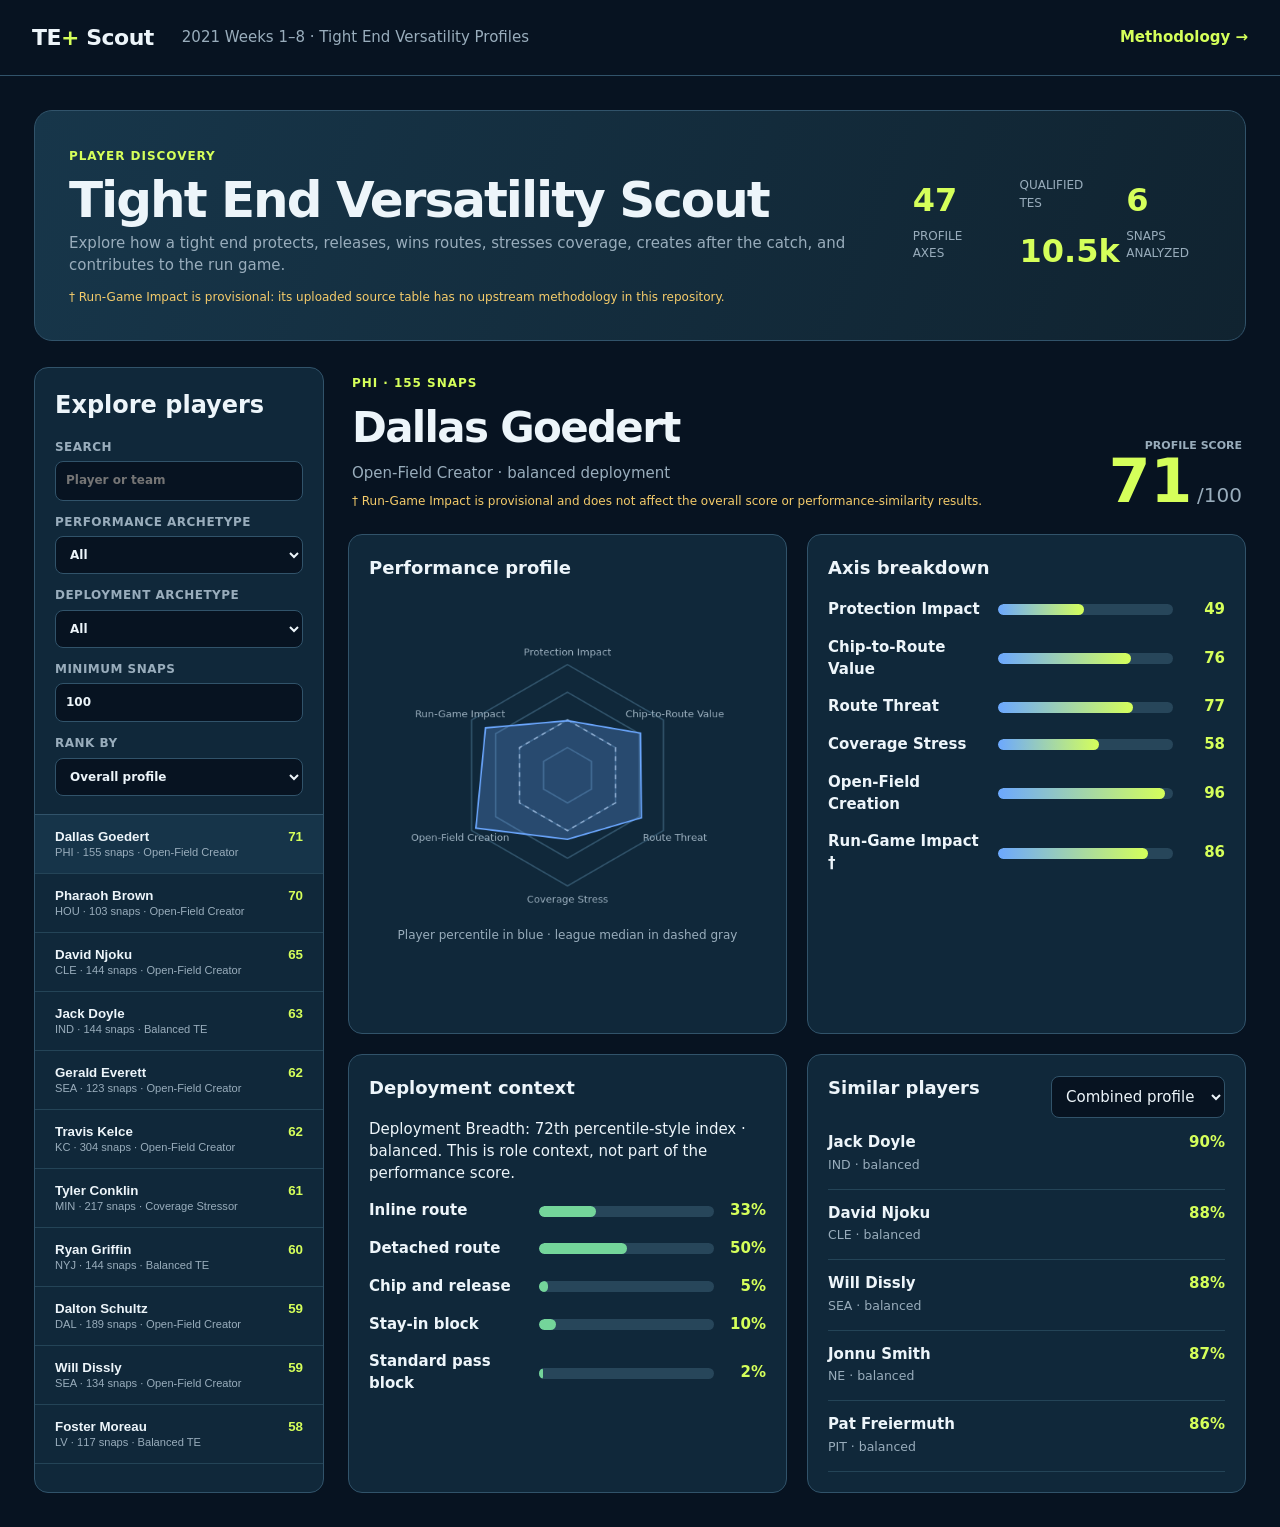
<file: web/index.html>
<!doctype html>
<html lang="en">
  <head>
    <meta charset="utf-8">
    <meta name="viewport" content="width=device-width, initial-scale=1">
    <title>TE Versatility Scout</title>
    <link rel="stylesheet" href="styles.css">
  </head>
  <body>
    <header>
      <a class="brand" href="#">TE<span>+</span> Scout</a>
      <p>2021 Weeks 1–8 · Tight End Versatility Profiles</p>
      <a class="methodology" href="methodology.html">Methodology →</a>
    </header>
    <main>
      <section class="intro">
        <div>
          <span class="eyebrow">PLAYER DISCOVERY</span>
          <h1>Tight End Versatility Scout</h1>
          <p>Explore how a tight end protects, releases, wins routes, stresses coverage, creates after the catch, and contributes to the run game.</p>
          <p class="provisional-note">† Run-Game Impact is provisional: its uploaded source table has no upstream methodology in this repository.</p>
        </div>
        <div class="snapshot">
          <strong id="eligible-count">—</strong><span>qualified TEs</span>
          <strong id="axis-count">—</strong><span>profile axes</span>
          <strong id="snap-count">—</strong><span>snaps analyzed</span>
        </div>
      </section>

      <section class="workspace">
        <aside class="explorer">
          <h2>Explore players</h2>
          <label>Search <input id="search" type="search" placeholder="Player or team"></label>
          <label>Performance archetype <select id="performance-filter"><option value="">All</option></select></label>
          <label>Deployment archetype <select id="deployment-filter"><option value="">All</option></select></label>
          <label>Minimum snaps <input id="min-snaps" type="number" min="0" value="100"></label>
          <label>Rank by <select id="sort-by"></select></label>
          <div id="player-list" class="player-list"></div>
        </aside>

        <section class="profile">
          <div id="empty-state" class="empty-state">Select a player to inspect their profile.</div>
          <div id="profile-content" hidden>
            <div class="profile-heading">
              <div>
                <span id="team" class="eyebrow"></span>
                <h2 id="player-name"></h2>
                <p id="profile-subtitle"></p>
                <p id="profile-note" class="profile-note"></p>
              </div>
              <div class="score">
                <span>PROFILE SCORE</span>
                <strong id="overall-score"></strong>
                <small>/100</small>
              </div>
            </div>

            <div class="profile-grid">
              <article class="panel radar-panel">
                <h3>Performance profile</h3>
                <canvas id="radar" width="520" height="430" aria-label="Player performance radar chart"></canvas>
                <p class="caption">Player percentile in blue · league median in dashed gray</p>
              </article>
              <article class="panel">
                <h3>Axis breakdown</h3>
                <div id="axis-bars"></div>
              </article>
            </div>

            <div class="profile-grid">
              <article class="panel">
                <h3>Deployment context</h3>
                <p id="deployment-summary"></p>
                <div id="role-bars"></div>
              </article>
              <article class="panel">
                <div class="panel-title-row">
                  <h3>Similar players</h3>
                  <select id="similarity-mode">
                    <option value="combined">Combined profile</option>
                    <option value="performance">Performance only</option>
                    <option value="role">Role only</option>
                  </select>
                </div>
                <div id="similar-list"></div>
              </article>
            </div>
          </div>
        </section>
      </section>
    </main>
    <script src="app.js"></script>
  </body>
</html>
</file>
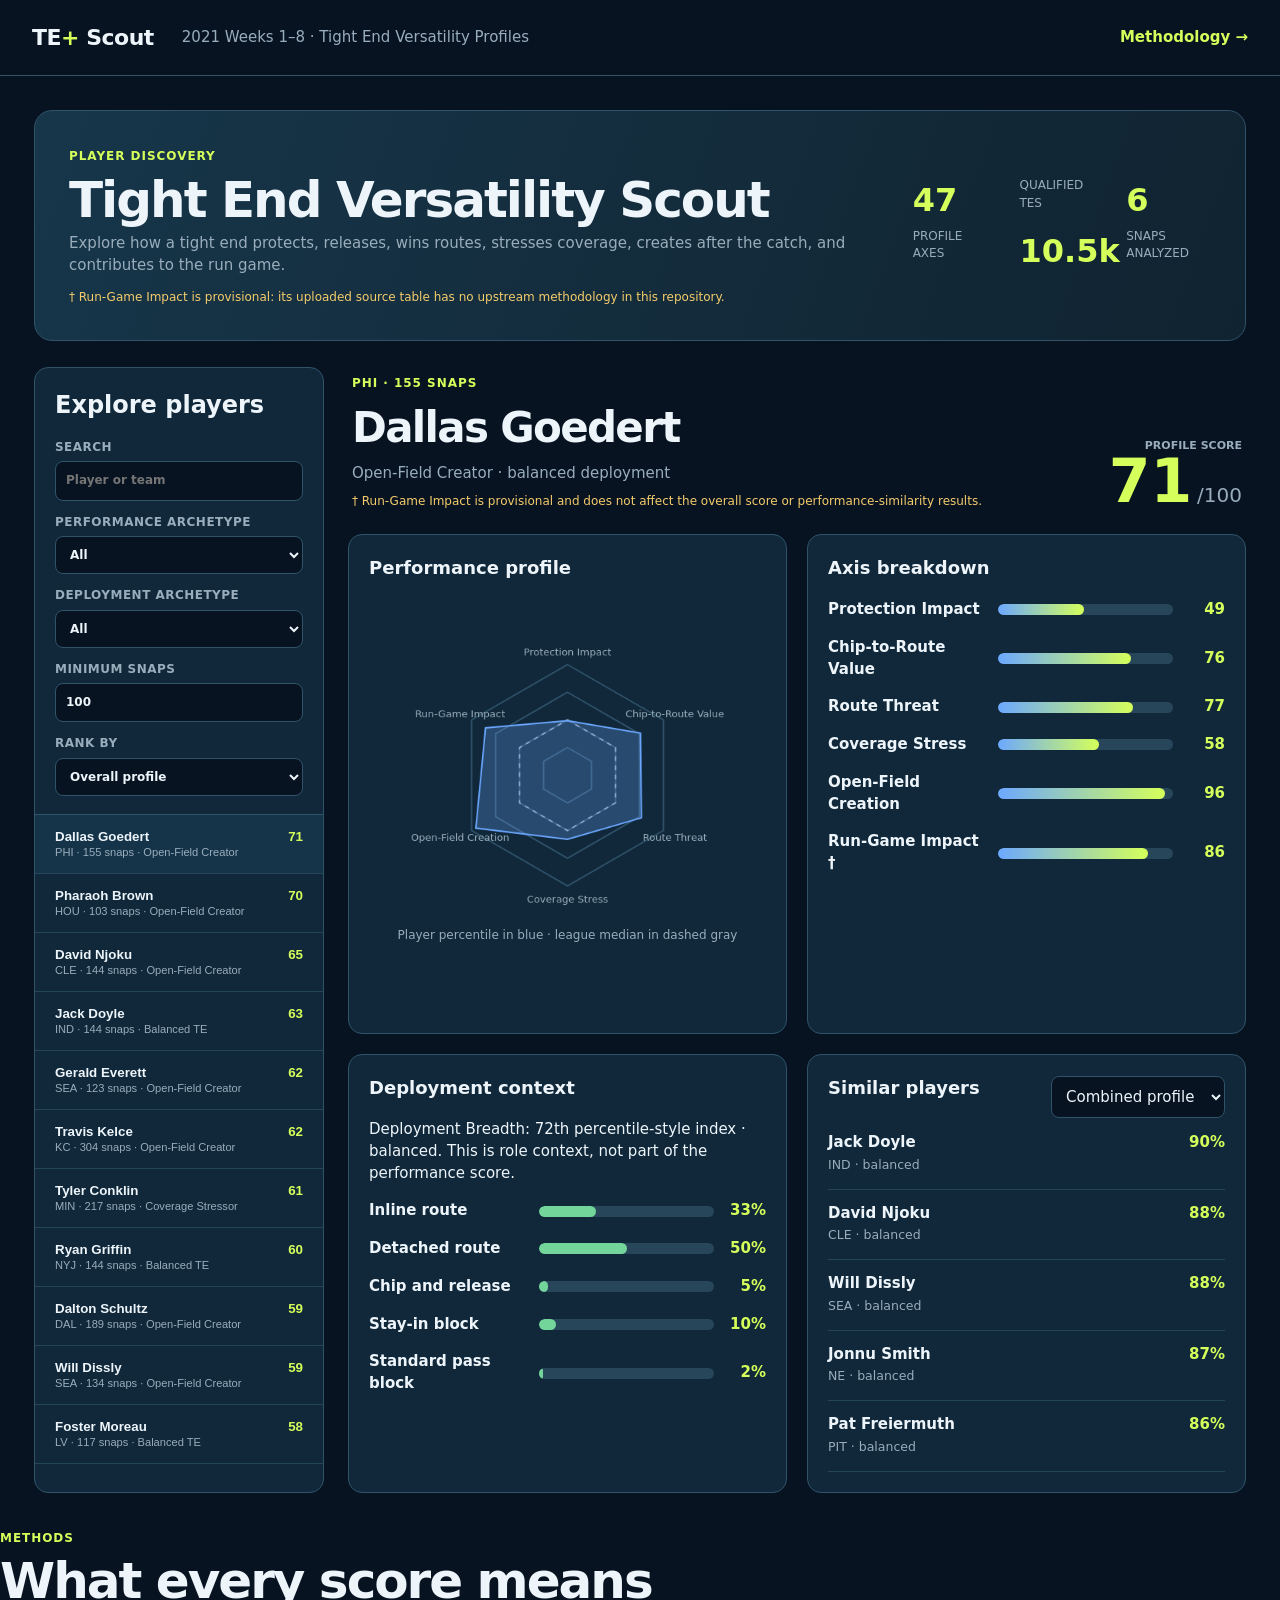
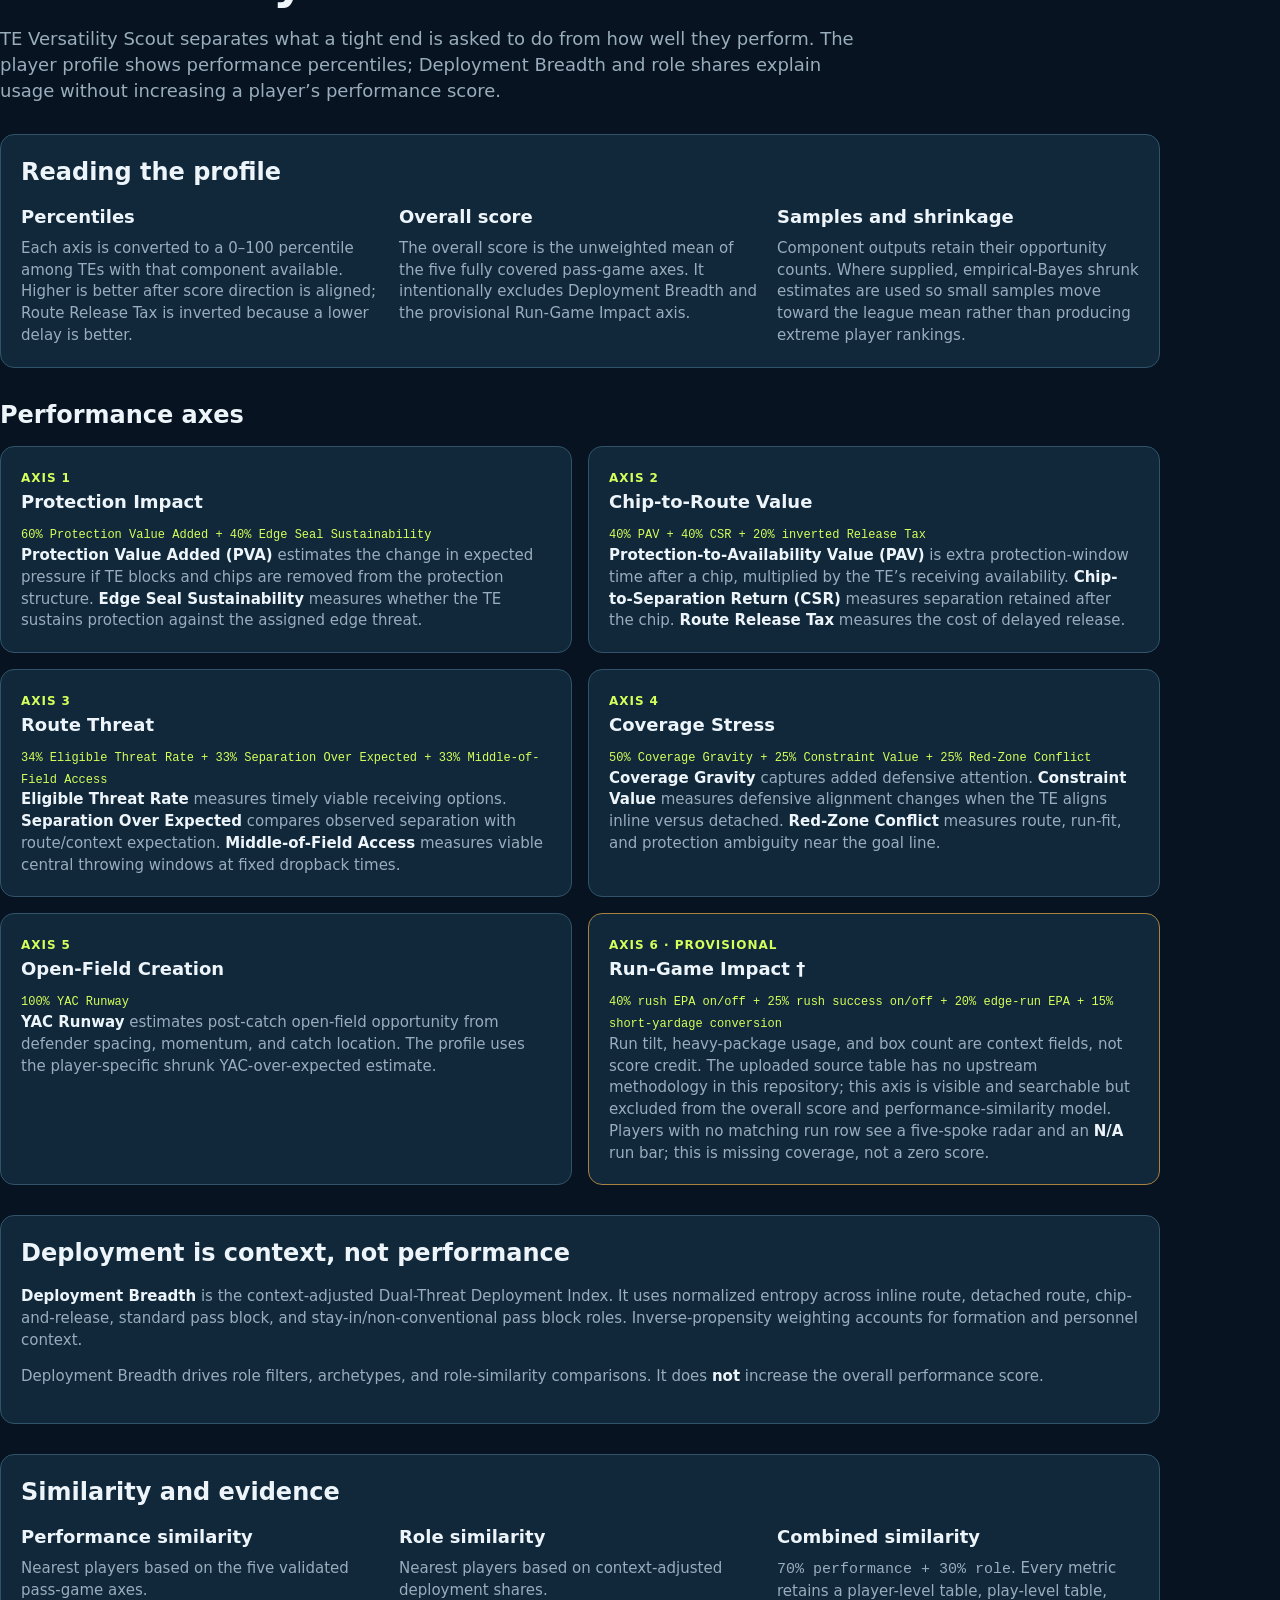
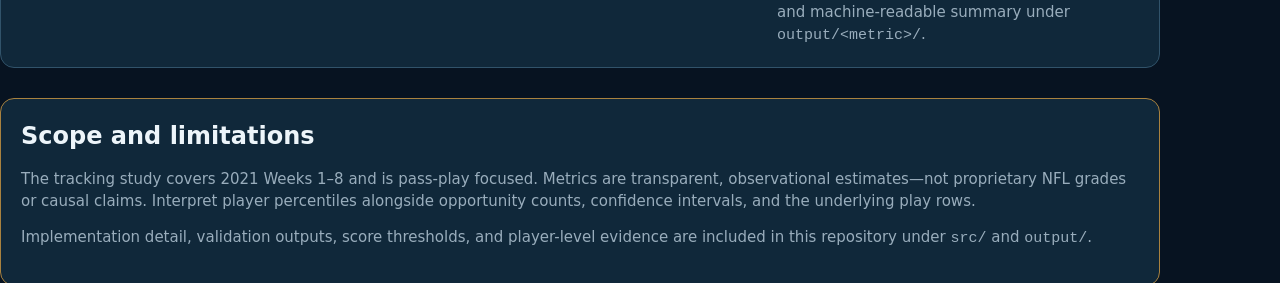
<file: offline/Tight_End_Versatility_Evaluator.html>
<!doctype html>
<html lang="en">
  <head>
    <meta charset="utf-8">
    <meta name="viewport" content="width=device-width, initial-scale=1">
    <title>Tight End Versatility Evaluator</title>
    <style>
:root {
  --bg: #071321;
  --surface: #10283a;
  --surface-light: #163449;
  --line: #31536a;
  --text: #edf5fa;
  --muted: #99adbc;
  --accent: #d5ff5a;
  --blue: #6ca8ff;
  --good: #74d59a;
}

* { box-sizing: border-box; }
body { margin: 0; background: var(--bg); color: var(--text); font: 15px/1.45 Inter, ui-sans-serif, system-ui, sans-serif; }
header { height: 76px; border-bottom: 1px solid var(--line); display: flex; align-items: center; gap: 28px; padding: 0 max(32px, calc((100vw - 1440px) / 2)); }
.brand { color: var(--text); font-size: 22px; font-weight: 800; text-decoration: none; letter-spacing: -.5px; }
.brand span { color: var(--accent); }
header p { color: var(--muted); margin: 0; flex: 1; }
.methodology { color: var(--accent); font-weight: 700; text-decoration: none; }
main { max-width: 1440px; margin: auto; padding: 34px; }
.intro { background: linear-gradient(110deg, #17364a, #102330); border: 1px solid var(--line); border-radius: 18px; padding: 34px; display: flex; justify-content: space-between; gap: 24px; }
.eyebrow { color: var(--accent); font-size: 12px; font-weight: 800; letter-spacing: .08em; text-transform: uppercase; }
h1 { margin: 7px 0; font-size: clamp(30px, 4vw, 50px); line-height: 1.05; letter-spacing: -.04em; }
h2 { margin: 0 0 16px; font-size: 24px; } h3 { margin: 0 0 18px; font-size: 18px; }
.intro p, .caption { color: var(--muted); margin: 0; }
.intro .provisional-note { color: #f5cc6b; font-size: 12px; margin-top: 12px; max-width: 700px; }
.snapshot { display: grid; grid-template-columns: repeat(3, minmax(74px, 1fr)); align-content: center; gap: 4px 22px; }
.snapshot strong { color: var(--accent); font-size: 32px; } .snapshot span { color: var(--muted); font-size: 12px; text-transform: uppercase; }
.workspace { display: grid; grid-template-columns: 290px 1fr; gap: 24px; margin-top: 26px; }
.explorer, .panel { background: var(--surface); border: 1px solid var(--line); border-radius: 14px; padding: 20px; }
label { display: block; color: var(--muted); font-size: 12px; font-weight: 700; margin: 13px 0; text-transform: uppercase; letter-spacing: .04em; }
input, select { width: 100%; margin-top: 5px; padding: 10px; border: 1px solid var(--line); border-radius: 8px; color: var(--text); background: var(--bg); font: inherit; }
.player-list { border-top: 1px solid var(--line); margin: 18px -20px -20px; max-height: 660px; overflow-y: auto; }
.player { background: transparent; border: 0; border-bottom: 1px solid #244457; color: var(--text); cursor: pointer; display: block; padding: 14px 20px; text-align: left; width: 100%; }
.player:hover, .player.selected { background: var(--surface-light); }
.player strong { display: block; }.player small { color: var(--muted); }.player .mini-score { color: var(--accent); float: right; font-weight: 800; }
.profile-heading { display: flex; align-items: end; justify-content: space-between; margin: 5px 4px 24px; }
.profile-heading h2 { font-size: 42px; letter-spacing: -.04em; margin: 4px 0; }.profile-heading p { color: var(--muted); margin: 0; }
.profile-heading .profile-note { color: #f5cc6b; font-size: 12px; margin-top: 8px; max-width: 670px; }
.score { text-align: right; }.score span { color: var(--muted); display: block; font-size: 11px; font-weight: 800; }.score strong { color: var(--accent); font-size: 60px; line-height: .9; }.score small { color: var(--muted); font-size: 20px; }
.profile-grid { display: grid; grid-template-columns: 1fr 1fr; gap: 20px; margin-top: 20px; }
.radar-panel { min-height: 500px; }.radar-panel canvas { display: block; height: auto; max-width: 100%; width: 100%; }
.caption { font-size: 12px; text-align: center; }
.axis-row, .role-row { display: grid; grid-template-columns: 160px 1fr 42px; gap: 10px; align-items: center; margin: 16px 0; }
.axis-row span, .role-row span { font-weight: 700; }.bar { background: #27465a; border-radius: 99px; height: 11px; overflow: hidden; }.bar i { background: linear-gradient(90deg, var(--blue), var(--accent)); border-radius: inherit; display: block; height: 100%; }
.role-row i { background: var(--good); }.value { color: var(--accent); font-weight: 800; text-align: right; }
.panel-title-row { align-items: center; display: flex; justify-content: space-between; gap: 16px; }.panel-title-row select { width: auto; margin: 0; }
.similar { border-bottom: 1px solid #244457; cursor: pointer; display: grid; grid-template-columns: 1fr auto; gap: 8px; padding: 13px 0; }.similar:hover { color: var(--accent); }.similar small { color: var(--muted); }.similar strong { color: var(--accent); }
.empty-state { background: var(--surface); border: 1px dashed var(--line); border-radius: 14px; color: var(--muted); padding: 60px 20px; text-align: center; }
.methodology-page { max-width: 1160px; }.methodology-page > h1 { margin-bottom: 14px; }.lead { color: var(--muted); font-size: 18px; max-width: 880px; }.methodology-page section { margin-top: 30px; }.methodology-page h2 { margin-bottom: 14px; }.methodology-page p { color: var(--muted); }.methodology-page b { color: var(--text); }.methodology-page a { color: var(--accent); }.method-grid, .metric-cards { display: grid; gap: 16px; grid-template-columns: repeat(3, 1fr); }.method-grid h3, .metric-card h3 { margin-bottom: 8px; }.method-grid p, .metric-card p { margin: 0; }.metric-cards { grid-template-columns: repeat(2, 1fr); }.metric-card code { color: var(--accent); font-size: 12px; }.provisional-card { border-color: #a9823f; }.caveat { border-color: #a9823f; }
@media (max-width: 900px) { .method-grid, .metric-cards { grid-template-columns: 1fr; } }
@media (max-width: 900px) { header { padding: 0 18px; } header p { display: none; } main { padding: 18px; }.intro, .workspace, .profile-grid { grid-template-columns: 1fr; display: grid; }.snapshot { grid-template-columns: repeat(3, 1fr); }.player-list { max-height: 300px; }.axis-row, .role-row { grid-template-columns: 120px 1fr 38px; }.profile-heading h2 { font-size: 34px; } }

</style>
  </head>
  <body>
    <header>
      <a class="brand" href="#">TE<span>+</span> Scout</a>
      <p>2021 Weeks 1–8 · Tight End Versatility Profiles</p>
      <a class="methodology" href="#methodology">Methodology →</a>
    </header>
    <main>
      <section class="intro">
        <div>
          <span class="eyebrow">PLAYER DISCOVERY</span>
          <h1>Tight End Versatility Scout</h1>
          <p>Explore how a tight end protects, releases, wins routes, stresses coverage, creates after the catch, and contributes to the run game.</p>
          <p class="provisional-note">† Run-Game Impact is provisional: its uploaded source table has no upstream methodology in this repository.</p>
        </div>
        <div class="snapshot">
          <strong id="eligible-count">—</strong><span>qualified TEs</span>
          <strong id="axis-count">—</strong><span>profile axes</span>
          <strong id="snap-count">—</strong><span>snaps analyzed</span>
        </div>
      </section>

      <section class="workspace">
        <aside class="explorer">
          <h2>Explore players</h2>
          <label>Search <input id="search" type="search" placeholder="Player or team"></label>
          <label>Performance archetype <select id="performance-filter"><option value="">All</option></select></label>
          <label>Deployment archetype <select id="deployment-filter"><option value="">All</option></select></label>
          <label>Minimum snaps <input id="min-snaps" type="number" min="0" value="100"></label>
          <label>Rank by <select id="sort-by"></select></label>
          <div id="player-list" class="player-list"></div>
        </aside>

        <section class="profile">
          <div id="empty-state" class="empty-state">Select a player to inspect their profile.</div>
          <div id="profile-content" hidden>
            <div class="profile-heading">
              <div>
                <span id="team" class="eyebrow"></span>
                <h2 id="player-name"></h2>
                <p id="profile-subtitle"></p>
                <p id="profile-note" class="profile-note"></p>
              </div>
              <div class="score">
                <span>PROFILE SCORE</span>
                <strong id="overall-score"></strong>
                <small>/100</small>
              </div>
            </div>

            <div class="profile-grid">
              <article class="panel radar-panel">
                <h3>Performance profile</h3>
                <canvas id="radar" width="520" height="430" aria-label="Player performance radar chart"></canvas>
                <p class="caption">Player percentile in blue · league median in dashed gray</p>
              </article>
              <article class="panel">
                <h3>Axis breakdown</h3>
                <div id="axis-bars"></div>
              </article>
            </div>

            <div class="profile-grid">
              <article class="panel">
                <h3>Deployment context</h3>
                <p id="deployment-summary"></p>
                <div id="role-bars"></div>
              </article>
              <article class="panel">
                <div class="panel-title-row">
                  <h3>Similar players</h3>
                  <select id="similarity-mode">
                    <option value="combined">Combined profile</option>
                    <option value="performance">Performance only</option>
                    <option value="role">Role only</option>
                  </select>
                </div>
                <div id="similar-list"></div>
              </article>
            </div>
          </div>
        </section>
      </section>
    </main>
    <section id="methodology" class="methodology-page">
      <span class="eyebrow">METHODS</span>
      <h1>What every score means</h1>
      <p class="lead">TE Versatility Scout separates what a tight end is asked to do from how well they perform. The player profile shows performance percentiles; Deployment Breadth and role shares explain usage without increasing a player’s performance score.</p>

      <section class="panel">
        <h2>Reading the profile</h2>
        <div class="method-grid">
          <div><h3>Percentiles</h3><p>Each axis is converted to a 0–100 percentile among TEs with that component available. Higher is better after score direction is aligned; Route Release Tax is inverted because a lower delay is better.</p></div>
          <div><h3>Overall score</h3><p>The overall score is the unweighted mean of the five fully covered pass-game axes. It intentionally excludes Deployment Breadth and the provisional Run-Game Impact axis.</p></div>
          <div><h3>Samples and shrinkage</h3><p>Component outputs retain their opportunity counts. Where supplied, empirical-Bayes shrunk estimates are used so small samples move toward the league mean rather than producing extreme player rankings.</p></div>
        </div>
      </section>

      <section>
        <h2>Performance axes</h2>
        <div class="metric-cards">
          <article class="panel metric-card">
            <span class="eyebrow">AXIS 1</span><h3>Protection Impact</h3>
            <p><code>60% Protection Value Added + 40% Edge Seal Sustainability</code></p>
            <p><b>Protection Value Added (PVA)</b> estimates the change in expected pressure if TE blocks and chips are removed from the protection structure. <b>Edge Seal Sustainability</b> measures whether the TE sustains protection against the assigned edge threat.</p>
          </article>
          <article class="panel metric-card">
            <span class="eyebrow">AXIS 2</span><h3>Chip-to-Route Value</h3>
            <p><code>40% PAV + 40% CSR + 20% inverted Release Tax</code></p>
            <p><b>Protection-to-Availability Value (PAV)</b> is extra protection-window time after a chip, multiplied by the TE’s receiving availability. <b>Chip-to-Separation Return (CSR)</b> measures separation retained after the chip. <b>Route Release Tax</b> measures the cost of delayed release.</p>
          </article>
          <article class="panel metric-card">
            <span class="eyebrow">AXIS 3</span><h3>Route Threat</h3>
            <p><code>34% Eligible Threat Rate + 33% Separation Over Expected + 33% Middle-of-Field Access</code></p>
            <p><b>Eligible Threat Rate</b> measures timely viable receiving options. <b>Separation Over Expected</b> compares observed separation with route/context expectation. <b>Middle-of-Field Access</b> measures viable central throwing windows at fixed dropback times.</p>
          </article>
          <article class="panel metric-card">
            <span class="eyebrow">AXIS 4</span><h3>Coverage Stress</h3>
            <p><code>50% Coverage Gravity + 25% Constraint Value + 25% Red-Zone Conflict</code></p>
            <p><b>Coverage Gravity</b> captures added defensive attention. <b>Constraint Value</b> measures defensive alignment changes when the TE aligns inline versus detached. <b>Red-Zone Conflict</b> measures route, run-fit, and protection ambiguity near the goal line.</p>
          </article>
          <article class="panel metric-card">
            <span class="eyebrow">AXIS 5</span><h3>Open-Field Creation</h3>
            <p><code>100% YAC Runway</code></p>
            <p><b>YAC Runway</b> estimates post-catch open-field opportunity from defender spacing, momentum, and catch location. The profile uses the player-specific shrunk YAC-over-expected estimate.</p>
          </article>
          <article class="panel metric-card provisional-card">
            <span class="eyebrow">AXIS 6 · PROVISIONAL</span><h3>Run-Game Impact †</h3>
            <p><code>40% rush EPA on/off + 25% rush success on/off + 20% edge-run EPA + 15% short-yardage conversion</code></p>
            <p>Run tilt, heavy-package usage, and box count are context fields, not score credit. The uploaded source table has no upstream methodology in this repository; this axis is visible and searchable but excluded from the overall score and performance-similarity model. Players with no matching run row see a five-spoke radar and an <b>N/A</b> run bar; this is missing coverage, not a zero score.</p>
          </article>
        </div>
      </section>

      <section class="panel">
        <h2>Deployment is context, not performance</h2>
        <p><b>Deployment Breadth</b> is the context-adjusted Dual-Threat Deployment Index. It uses normalized entropy across inline route, detached route, chip-and-release, standard pass block, and stay-in/non-conventional pass block roles. Inverse-propensity weighting accounts for formation and personnel context.</p>
        <p>Deployment Breadth drives role filters, archetypes, and role-similarity comparisons. It does <b>not</b> increase the overall performance score.</p>
      </section>

      <section class="panel">
        <h2>Similarity and evidence</h2>
        <div class="method-grid">
          <div><h3>Performance similarity</h3><p>Nearest players based on the five validated pass-game axes.</p></div>
          <div><h3>Role similarity</h3><p>Nearest players based on context-adjusted deployment shares.</p></div>
          <div><h3>Combined similarity</h3><p><code>70% performance + 30% role</code>. Every metric retains a player-level table, play-level table, and machine-readable summary under <code>output/&lt;metric&gt;/</code>.</p></div>
        </div>
      </section>

      <section class="panel caveat">
        <h2>Scope and limitations</h2>
        <p>The tracking study covers 2021 Weeks 1–8 and is pass-play focused. Metrics are transparent, observational estimates—not proprietary NFL grades or causal claims. Interpret player percentiles alongside opportunity counts, confidence intervals, and the underlying play rows.</p>
        <p>Implementation detail, validation outputs, score thresholds, and player-level evidence are included in this repository under <code>src/</code> and <code>output/</code>.</p>
      </section>
    </section>
    <script>window.__TE_PLAYER_INDEX__=[{"profile_rank":1.0,"nflId":46118,"displayName":"Dallas Goedert","team":"PHI","snaps":155,"route_snaps":144,"chip_snaps":9,"block_snaps":11,"profile_eligible":true,"run_game_available":true,"performance_archetype":"Open-Field Creator","deployment_archetype":"balanced","archetype_reliable":true,"deployment_breadth":0.7178,"wshare_shrunk_inline_route":0.3262,"wshare_shrunk_detached_route":0.5026,"wshare_shrunk_chip_release":0.05,"wshare_shrunk_stay_in_block":0.0969,"wshare_shrunk_standard_pass_block":0.0242,"versatility_profile_score":71.1793461832,"Protection Impact":49.2584263099,"Chip-to-Route Value":76.0717846461,"Route Threat":77.0611430172,"Coverage Stress":57.9009813385,"Open-Field Creation":95.6043956044,"Run-Game Impact":85.5263157895,"Protection Impact_components":3,"Chip-to-Route Value_components":2,"Route Threat_components":3,"Coverage Stress_components":3,"Open-Field Creation_components":1,"Run-Game Impact_components":1},{"profile_rank":2.0,"nflId":45339,"displayName":"Pharaoh Brown","team":"HOU","snaps":103,"route_snaps":74,"chip_snaps":6,"block_snaps":29,"profile_eligible":true,"run_game_available":false,"performance_archetype":"Open-Field Creator","deployment_archetype":"balanced","archetype_reliable":true,"deployment_breadth":0.7588,"wshare_shrunk_inline_route":0.5555,"wshare_shrunk_detached_route":0.1613,"wshare_shrunk_chip_release":0.0931,"wshare_shrunk_stay_in_block":0.114,"wshare_shrunk_standard_pass_block":0.0761,"versatility_profile_score":69.690680216,"Protection Impact":69.8466616041,"Chip-to-Route Value":81.2761714855,"Route Threat":38.0764812999,"Coverage Stress":71.3419987784,"Open-Field Creation":87.9120879121,"Run-Game Impact":null,"Protection Impact_components":3,"Chip-to-Route Value_components":2,"Route Threat_components":3,"Coverage Stress_components":3,"Open-Field Creation_components":1,"Run-Game Impact_components":0},{"profile_rank":3.0,"nflId":44841,"displayName":"David Njoku","team":"CLE","snaps":144,"route_snaps":118,"chip_snaps":21,"block_snaps":26,"profile_eligible":true,"run_game_available":true,"performance_archetype":"Open-Field Creator","deployment_archetype":"balanced","archetype_reliable":true,"deployment_breadth":0.9052,"wshare_shrunk_inline_route":0.2772,"wshare_shrunk_detached_route":0.3587,"wshare_shrunk_chip_release":0.1768,"wshare_shrunk_stay_in_block":0.0657,"wshare_shrunk_standard_pass_block":0.1215,"versatility_profile_score":65.2322830209,"Protection Impact":64.3564655256,"Chip-to-Route Value":64.4865403789,"Route Threat":68.8604846617,"Coverage Stress":48.2381443187,"Open-Field Creation":80.2197802198,"Run-Game Impact":6.5789473684,"Protection Impact_components":3,"Chip-to-Route Value_components":2,"Route Threat_components":3,"Coverage Stress_components":3,"Open-Field Creation_components":1,"Run-Game Impact_components":1},{"profile_rank":4.0,"nflId":40641,"displayName":"Jack Doyle","team":"IND","snaps":144,"route_snaps":128,"chip_snaps":10,"block_snaps":16,"profile_eligible":true,"run_game_available":true,"performance_archetype":"Balanced TE","deployment_archetype":"balanced","archetype_reliable":true,"deployment_breadth":0.7364,"wshare_shrunk_inline_route":0.4093,"wshare_shrunk_detached_route":0.4194,"wshare_shrunk_chip_release":0.0648,"wshare_shrunk_stay_in_block":0.0845,"wshare_shrunk_standard_pass_block":0.022,"versatility_profile_score":62.6537678175,"Protection Impact":46.3172498394,"Chip-to-Route Value":69.8604187438,"Route Threat":68.9469813699,"Coverage Stress":56.7156177061,"Open-Field Creation":71.4285714286,"Run-Game Impact":65.7894736842,"Protection Impact_components":3,"Chip-to-Route Value_components":2,"Route Threat_components":3,"Coverage Stress_components":3,"Open-Field Creation_components":1,"Run-Game Impact_components":1},{"profile_rank":5.0,"nflId":44856,"displayName":"Gerald Everett","team":"SEA","snaps":123,"route_snaps":114,"chip_snaps":13,"block_snaps":9,"profile_eligible":true,"run_game_available":true,"performance_archetype":"Open-Field Creator","deployment_archetype":"balanced","archetype_reliable":true,"deployment_breadth":0.7168,"wshare_shrunk_inline_route":0.3063,"wshare_shrunk_detached_route":0.5191,"wshare_shrunk_chip_release":0.0888,"wshare_shrunk_stay_in_block":0.0677,"wshare_shrunk_standard_pass_block":0.0181,"versatility_profile_score":61.6276943988,"Protection Impact":21.0231321923,"Chip-to-Route Value":84.406779661,"Route Threat":84.8823364617,"Coverage Stress":23.3207291735,"Open-Field Creation":94.5054945055,"Run-Game Impact":90.7894736842,"Protection Impact_components":3,"Chip-to-Route Value_components":2,"Route Threat_components":3,"Coverage Stress_components":3,"Open-Field Creation_components":1,"Run-Game Impact_components":1},{"profile_rank":6.0,"nflId":40011,"displayName":"Travis Kelce","team":"KC","snaps":304,"route_snaps":296,"chip_snaps":20,"block_snaps":8,"profile_eligible":true,"run_game_available":true,"performance_archetype":"Open-Field Creator","deployment_archetype":"receiving specialist","archetype_reliable":true,"deployment_breadth":0.5913,"wshare_shrunk_inline_route":0.2044,"wshare_shrunk_detached_route":0.6651,"wshare_shrunk_chip_release":0.0937,"wshare_shrunk_stay_in_block":0.0254,"wshare_shrunk_standard_pass_block":0.0114,"versatility_profile_score":61.5122759743,"Protection Impact":63.4379928734,"Chip-to-Route Value":44.2572283151,"Route Threat":49.1016949153,"Coverage Stress":50.7644637676,"Open-Field Creation":100.0,"Run-Game Impact":67.1052631579,"Protection Impact_components":3,"Chip-to-Route Value_components":2,"Route Threat_components":3,"Coverage Stress_components":3,"Open-Field Creation_components":1,"Run-Game Impact_components":1},{"profile_rank":7.0,"nflId":46226,"displayName":"Tyler Conklin","team":"MIN","snaps":217,"route_snaps":174,"chip_snaps":17,"block_snaps":43,"profile_eligible":true,"run_game_available":true,"performance_archetype":"Coverage Stressor","deployment_archetype":"balanced","archetype_reliable":true,"deployment_breadth":0.7371,"wshare_shrunk_inline_route":0.5656,"wshare_shrunk_detached_route":0.219,"wshare_shrunk_chip_release":0.0518,"wshare_shrunk_stay_in_block":0.0637,"wshare_shrunk_standard_pass_block":0.0999,"versatility_profile_score":61.1808868945,"Protection Impact":46.9054851335,"Chip-to-Route Value":48.703888335,"Route Threat":38.3308586637,"Coverage Stress":80.7554111315,"Open-Field Creation":91.2087912088,"Run-Game Impact":36.8421052632,"Protection Impact_components":3,"Chip-to-Route Value_components":2,"Route Threat_components":3,"Coverage Stress_components":3,"Open-Field Creation_components":1,"Run-Game Impact_components":1},{"profile_rank":8.0,"nflId":40149,"displayName":"Ryan Griffin","team":"NYJ","snaps":144,"route_snaps":108,"chip_snaps":18,"block_snaps":36,"profile_eligible":true,"run_game_available":false,"performance_archetype":"Balanced TE","deployment_archetype":"balanced","archetype_reliable":true,"deployment_breadth":0.8859,"wshare_shrunk_inline_route":0.379,"wshare_shrunk_detached_route":0.3103,"wshare_shrunk_chip_release":0.1305,"wshare_shrunk_stay_in_block":0.0971,"wshare_shrunk_standard_pass_block":0.0832,"versatility_profile_score":60.3075501929,"Protection Impact":36.895165216,"Chip-to-Route Value":88.6939182453,"Route Threat":61.3974646309,"Coverage Stress":74.9907633117,"Open-Field Creation":39.5604395604,"Run-Game Impact":null,"Protection Impact_components":3,"Chip-to-Route Value_components":2,"Route Threat_components":3,"Coverage Stress_components":3,"Open-Field Creation_components":1,"Run-Game Impact_components":0},{"profile_rank":9.0,"nflId":46206,"displayName":"Dalton Schultz","team":"DAL","snaps":189,"route_snaps":172,"chip_snaps":20,"block_snaps":17,"profile_eligible":true,"run_game_available":true,"performance_archetype":"Open-Field Creator","deployment_archetype":"balanced","archetype_reliable":true,"deployment_breadth":0.7127,"wshare_shrunk_inline_route":0.3504,"wshare_shrunk_detached_route":0.4861,"wshare_shrunk_chip_release":0.0868,"wshare_shrunk_stay_in_block":0.0122,"wshare_shrunk_standard_pass_block":0.0645,"versatility_profile_score":59.1577713637,"Protection Impact":63.6237513873,"Chip-to-Route Value":48.1605184447,"Route Threat":58.5675864967,"Coverage Stress":33.1293081823,"Open-Field Creation":92.3076923077,"Run-Game Impact":77.6315789474,"Protection Impact_components":3,"Chip-to-Route Value_components":2,"Route Threat_components":3,"Coverage Stress_components":3,"Open-Field Creation_components":1,"Run-Game Impact_components":1},{"profile_rank":10.0,"nflId":46189,"displayName":"Will Dissly","team":"SEA","snaps":134,"route_snaps":102,"chip_snaps":11,"block_snaps":32,"profile_eligible":true,"run_game_available":true,"performance_archetype":"Open-Field Creator","deployment_archetype":"balanced","archetype_reliable":true,"deployment_breadth":0.7818,"wshare_shrunk_inline_route":0.2536,"wshare_shrunk_detached_route":0.5209,"wshare_shrunk_chip_release":0.0666,"wshare_shrunk_stay_in_block":0.0805,"wshare_shrunk_standard_pass_block":0.0783,"versatility_profile_score":58.5175420544,"Protection Impact":29.8466616041,"Chip-to-Route Value":68.1006979063,"Route Threat":51.023392632,"Coverage Stress":50.2103647231,"Open-Field Creation":93.4065934066,"Run-Game Impact":9.2105263158,"Protection Impact_components":3,"Chip-to-Route Value_components":2,"Route Threat_components":3,"Coverage Stress_components":3,"Open-Field Creation_components":1,"Run-Game Impact_components":1},{"profile_rank":11.0,"nflId":47920,"displayName":"Foster Moreau","team":"LV","snaps":117,"route_snaps":87,"chip_snaps":9,"block_snaps":30,"profile_eligible":true,"run_game_available":true,"performance_archetype":"Balanced TE","deployment_archetype":"balanced","archetype_reliable":true,"deployment_breadth":0.8752,"wshare_shrunk_inline_route":0.3081,"wshare_shrunk_detached_route":0.3713,"wshare_shrunk_chip_release":0.1002,"wshare_shrunk_stay_in_block":0.0707,"wshare_shrunk_standard_pass_block":0.1497,"versatility_profile_score":57.6944866707,"Protection Impact":43.9643086629,"Chip-to-Route Value":80.9770687936,"Route Threat":66.8895503572,"Coverage Stress":32.9052418035,"Open-Field Creation":63.7362637363,"Run-Game Impact":19.7368421053,"Protection Impact_components":3,"Chip-to-Route Value_components":2,"Route Threat_components":3,"Coverage Stress_components":3,"Open-Field Creation_components":1,"Run-Game Impact_components":1},{"profile_rank":12.0,"nflId":52513,"displayName":"Adam Trautman","team":"NO","snaps":150,"route_snaps":121,"chip_snaps":12,"block_snaps":29,"profile_eligible":true,"run_game_available":true,"performance_archetype":"Balanced TE","deployment_archetype":"balanced","archetype_reliable":true,"deployment_breadth":0.832,"wshare_shrunk_inline_route":0.3847,"wshare_shrunk_detached_route":0.3614,"wshare_shrunk_chip_release":0.0808,"wshare_shrunk_stay_in_block":0.0869,"wshare_shrunk_standard_pass_block":0.0862,"versatility_profile_score":57.4708592052,"Protection Impact":72.983916506,"Chip-to-Route Value":52.482552343,"Route Threat":62.5107858243,"Coverage Stress":38.9374809131,"Open-Field Creation":60.4395604396,"Run-Game Impact":39.4736842105,"Protection Impact_components":3,"Chip-to-Route Value_components":2,"Route Threat_components":3,"Coverage Stress_components":3,"Open-Field Creation_components":1,"Run-Game Impact_components":1},{"profile_rank":13.0,"nflId":53484,"displayName":"Pat Freiermuth","team":"PIT","snaps":126,"route_snaps":119,"chip_snaps":3,"block_snaps":7,"profile_eligible":true,"run_game_available":true,"performance_archetype":"Balanced TE","deployment_archetype":"balanced","archetype_reliable":true,"deployment_breadth":0.724,"wshare_shrunk_inline_route":0.4579,"wshare_shrunk_detached_route":0.3656,"wshare_shrunk_chip_release":0.1135,"wshare_shrunk_stay_in_block":0.0274,"wshare_shrunk_standard_pass_block":0.0355,"versatility_profile_score":57.3531911526,"Protection Impact":25.7909340499,"Chip-to-Route Value":66.8793619143,"Route Threat":67.8097072419,"Coverage Stress":53.7584800297,"Open-Field Creation":72.5274725275,"Run-Game Impact":81.5789473684,"Protection Impact_components":3,"Chip-to-Route Value_components":2,"Route Threat_components":3,"Coverage Stress_components":3,"Open-Field Creation_components":1,"Run-Game Impact_components":1},{"profile_rank":14.0,"nflId":45785,"displayName":"Dan Arnold","team":"JAX","snaps":165,"route_snaps":155,"chip_snaps":13,"block_snaps":10,"profile_eligible":true,"run_game_available":true,"performance_archetype":"Balanced TE","deployment_archetype":"balanced","archetype_reliable":true,"deployment_breadth":0.6929,"wshare_shrunk_inline_route":0.2281,"wshare_shrunk_detached_route":0.6054,"wshare_shrunk_chip_release":0.0741,"wshare_shrunk_stay_in_block":0.0546,"wshare_shrunk_standard_pass_block":0.0377,"versatility_profile_score":57.2929852714,"Protection Impact":31.0128122749,"Chip-to-Route Value":94.3270189432,"Route Threat":84.8397534669,"Coverage Stress":22.4391878258,"Open-Field Creation":53.8461538462,"Run-Game Impact":98.6842105263,"Protection Impact_components":3,"Chip-to-Route Value_components":2,"Route Threat_components":3,"Coverage Stress_components":3,"Open-Field Creation_components":1,"Run-Game Impact_components":1},{"profile_rank":15.0,"nflId":44912,"displayName":"Jonnu Smith","team":"NE","snaps":109,"route_snaps":92,"chip_snaps":12,"block_snaps":17,"profile_eligible":true,"run_game_available":true,"performance_archetype":"Open-Field Creator","deployment_archetype":"balanced","archetype_reliable":true,"deployment_breadth":0.7898,"wshare_shrunk_inline_route":0.2978,"wshare_shrunk_detached_route":0.4455,"wshare_shrunk_chip_release":0.1683,"wshare_shrunk_stay_in_block":0.0373,"wshare_shrunk_standard_pass_block":0.0511,"versatility_profile_score":56.9961248887,"Protection Impact":40.3007379715,"Chip-to-Route Value":55.0149551346,"Route Threat":50.7224401177,"Coverage Stress":53.2282055057,"Open-Field Creation":85.7142857143,"Run-Game Impact":26.3157894737,"Protection Impact_components":3,"Chip-to-Route Value_components":2,"Route Threat_components":3,"Coverage Stress_components":3,"Open-Field Creation_components":1,"Run-Game Impact_components":1},{"profile_rank":16.0,"nflId":46170,"displayName":"Ian Thomas","team":"CAR","snaps":166,"route_snaps":128,"chip_snaps":23,"block_snaps":38,"profile_eligible":true,"run_game_available":true,"performance_archetype":"Inline Protector","deployment_archetype":"balanced","archetype_reliable":true,"deployment_breadth":0.8533,"wshare_shrunk_inline_route":0.3588,"wshare_shrunk_detached_route":0.3487,"wshare_shrunk_chip_release":0.1284,"wshare_shrunk_stay_in_block":0.0341,"wshare_shrunk_standard_pass_block":0.13,"versatility_profile_score":56.6317376109,"Protection Impact":76.8022859591,"Chip-to-Route Value":78.1256231306,"Route Threat":66.0585516179,"Coverage Stress":51.183216358,"Open-Field Creation":10.989010989,"Run-Game Impact":23.6842105263,"Protection Impact_components":3,"Chip-to-Route Value_components":2,"Route Threat_components":3,"Coverage Stress_components":3,"Open-Field Creation_components":1,"Run-Game Impact_components":1},{"profile_rank":17.0,"nflId":46111,"displayName":"Mike Gesicki","team":"MIA","snaps":243,"route_snaps":238,"chip_snaps":5,"block_snaps":5,"profile_eligible":true,"run_game_available":true,"performance_archetype":"Open-Field Creator","deployment_archetype":"receiving specialist","archetype_reliable":true,"deployment_breadth":0.2963,"wshare_shrunk_inline_route":0.0672,"wshare_shrunk_detached_route":0.879,"wshare_shrunk_chip_release":0.0252,"wshare_shrunk_stay_in_block":0.0242,"wshare_shrunk_standard_pass_block":0.0044,"versatility_profile_score":53.7295312924,"Protection Impact":63.8301497362,"Chip-to-Route Value":44.0079760718,"Route Threat":75.3778540412,"Coverage Stress":7.4096985908,"Open-Field Creation":78.021978022,"Run-Game Impact":60.5263157895,"Protection Impact_components":3,"Chip-to-Route Value_components":2,"Route Threat_components":3,"Coverage Stress_components":3,"Open-Field Creation_components":1,"Run-Game Impact_components":1},{"profile_rank":18.0,"nflId":44959,"displayName":"George Kittle","team":"SF","snaps":126,"route_snaps":105,"chip_snaps":7,"block_snaps":21,"profile_eligible":true,"run_game_available":false,"performance_archetype":"Open-Field Creator","deployment_archetype":"balanced","archetype_reliable":true,"deployment_breadth":0.7563,"wshare_shrunk_inline_route":0.3758,"wshare_shrunk_detached_route":0.4366,"wshare_shrunk_chip_release":0.0366,"wshare_shrunk_stay_in_block":0.0811,"wshare_shrunk_standard_pass_block":0.0699,"versatility_profile_score":53.1959012011,"Protection Impact":17.8858772903,"Chip-to-Route Value":70.9072781655,"Route Threat":26.3014427791,"Coverage Stress":51.9838088694,"Open-Field Creation":98.9010989011,"Run-Game Impact":null,"Protection Impact_components":3,"Chip-to-Route Value_components":2,"Route Threat_components":3,"Coverage Stress_components":3,"Open-Field Creation_components":1,"Run-Game Impact_components":0},{"profile_rank":19.0,"nflId":45532,"displayName":"Blake Jarwin","team":"DAL","snaps":128,"route_snaps":115,"chip_snaps":10,"block_snaps":13,"profile_eligible":true,"run_game_available":true,"performance_archetype":"Balanced TE","deployment_archetype":"receiving specialist","archetype_reliable":true,"deployment_breadth":0.6787,"wshare_shrunk_inline_route":0.2706,"wshare_shrunk_detached_route":0.5722,"wshare_shrunk_chip_release":0.071,"wshare_shrunk_stay_in_block":0.0685,"wshare_shrunk_standard_pass_block":0.0177,"versatility_profile_score":52.6667999189,"Protection Impact":64.7486223884,"Chip-to-Route Value":43.2502492522,"Route Threat":47.0841854601,"Coverage Stress":33.5256677683,"Open-Field Creation":74.7252747253,"Run-Game Impact":44.7368421053,"Protection Impact_components":3,"Chip-to-Route Value_components":2,"Route Threat_components":3,"Coverage Stress_components":3,"Open-Field Creation_components":1,"Run-Game Impact_components":1},{"profile_rank":20.0,"nflId":42547,"displayName":"Darren Waller","team":"LV","snaps":224,"route_snaps":209,"chip_snaps":22,"block_snaps":15,"profile_eligible":true,"run_game_available":false,"performance_archetype":"Balanced TE","deployment_archetype":"balanced","archetype_reliable":true,"deployment_breadth":0.7918,"wshare_shrunk_inline_route":0.3923,"wshare_shrunk_detached_route":0.3892,"wshare_shrunk_chip_release":0.1169,"wshare_shrunk_stay_in_block":0.0636,"wshare_shrunk_standard_pass_block":0.038,"versatility_profile_score":51.9581054252,"Protection Impact":49.8466616041,"Chip-to-Route Value":72.701894317,"Route Threat":69.1361535229,"Coverage Stress":25.2486748249,"Open-Field Creation":42.8571428571,"Run-Game Impact":null,"Protection Impact_components":3,"Chip-to-Route Value_components":2,"Route Threat_components":3,"Coverage Stress_components":3,"Open-Field Creation_components":1,"Run-Game Impact_components":0},{"profile_rank":21.0,"nflId":45481,"displayName":"Ricky Seals-Jones","team":"WAS","snaps":208,"route_snaps":185,"chip_snaps":32,"block_snaps":23,"profile_eligible":true,"run_game_available":true,"performance_archetype":"Inline Protector","deployment_archetype":"balanced","archetype_reliable":true,"deployment_breadth":0.7678,"wshare_shrunk_inline_route":0.2468,"wshare_shrunk_detached_route":0.4945,"wshare_shrunk_chip_release":0.131,"wshare_shrunk_stay_in_block":0.119,"wshare_shrunk_standard_pass_block":0.0087,"versatility_profile_score":51.4504674113,"Protection Impact":79.2790661448,"Chip-to-Route Value":30.4785643071,"Route Threat":60.5331979269,"Coverage Stress":25.4230471391,"Open-Field Creation":61.5384615385,"Run-Game Impact":47.3684210526,"Protection Impact_components":3,"Chip-to-Route Value_components":2,"Route Threat_components":3,"Coverage Stress_components":3,"Open-Field Creation_components":1,"Run-Game Impact_components":1},{"profile_rank":22.0,"nflId":46155,"displayName":"Mark Andrews","team":"BAL","snaps":216,"route_snaps":213,"chip_snaps":13,"block_snaps":3,"profile_eligible":true,"run_game_available":true,"performance_archetype":"Balanced TE","deployment_archetype":"receiving specialist","archetype_reliable":true,"deployment_breadth":0.5227,"wshare_shrunk_inline_route":0.2177,"wshare_shrunk_detached_route":0.6912,"wshare_shrunk_chip_release":0.0647,"wshare_shrunk_stay_in_block":0.0209,"wshare_shrunk_standard_pass_block":0.0055,"versatility_profile_score":50.7099565132,"Protection Impact":39.8466616041,"Chip-to-Route Value":88.3050847458,"Route Threat":91.1693864687,"Coverage Stress":28.7341442532,"Open-Field Creation":5.4945054945,"Run-Game Impact":71.0526315789,"Protection Impact_components":3,"Chip-to-Route Value_components":2,"Route Threat_components":3,"Coverage Stress_components":3,"Open-Field Creation_components":1,"Run-Game Impact_components":1},{"profile_rank":23.0,"nflId":53512,"displayName":"Tommy Tremble","team":"CAR","snaps":110,"route_snaps":98,"chip_snaps":9,"block_snaps":12,"profile_eligible":true,"run_game_available":true,"performance_archetype":"Dual-Threat Creator","deployment_archetype":"balanced","archetype_reliable":true,"deployment_breadth":0.7143,"wshare_shrunk_inline_route":0.3654,"wshare_shrunk_detached_route":0.4551,"wshare_shrunk_chip_release":0.0813,"wshare_shrunk_stay_in_block":0.0917,"wshare_shrunk_standard_pass_block":0.0065,"versatility_profile_score":50.4305888228,"Protection Impact":71.415289055,"Chip-to-Route Value":55.1196410768,"Route Threat":78.6991875613,"Coverage Stress":23.841903344,"Open-Field Creation":23.0769230769,"Run-Game Impact":63.1578947368,"Protection Impact_components":3,"Chip-to-Route Value_components":2,"Route Threat_components":3,"Coverage Stress_components":3,"Open-Field Creation_components":1,"Run-Game Impact_components":1},{"profile_rank":24.0,"nflId":41349,"displayName":"Logan Thomas","team":"WAS","snaps":100,"route_snaps":94,"chip_snaps":4,"block_snaps":6,"profile_eligible":true,"run_game_available":false,"performance_archetype":"Balanced TE","deployment_archetype":"receiving specialist","archetype_reliable":true,"deployment_breadth":0.7,"wshare_shrunk_inline_route":0.2895,"wshare_shrunk_detached_route":0.5498,"wshare_shrunk_chip_release":0.0404,"wshare_shrunk_stay_in_block":0.0888,"wshare_shrunk_standard_pass_block":0.0316,"versatility_profile_score":50.1574751799,"Protection Impact":26.9674046381,"Chip-to-Route Value":85.5433698903,"Route Threat":44.7910071439,"Coverage Stress":48.4306491722,"Open-Field Creation":45.0549450549,"Run-Game Impact":null,"Protection Impact_components":3,"Chip-to-Route Value_components":2,"Route Threat_components":3,"Coverage Stress_components":3,"Open-Field Creation_components":1,"Run-Game Impact_components":0},{"profile_rank":25.0,"nflId":47879,"displayName":"Dawson Knox","team":"BUF","snaps":167,"route_snaps":157,"chip_snaps":24,"block_snaps":10,"profile_eligible":true,"run_game_available":false,"performance_archetype":"Open-Field Creator","deployment_archetype":"balanced","archetype_reliable":true,"deployment_breadth":0.7803,"wshare_shrunk_inline_route":0.3136,"wshare_shrunk_detached_route":0.4667,"wshare_shrunk_chip_release":0.1158,"wshare_shrunk_stay_in_block":0.0343,"wshare_shrunk_standard_pass_block":0.0697,"versatility_profile_score":49.5471456954,"Protection Impact":43.4379928734,"Chip-to-Route Value":47.6370887338,"Route Threat":49.3134892842,"Coverage Stress":26.0284762668,"Open-Field Creation":81.3186813187,"Run-Game Impact":null,"Protection Impact_components":3,"Chip-to-Route Value_components":2,"Route Threat_components":3,"Coverage Stress_components":3,"Open-Field Creation_components":1,"Run-Game Impact_components":0},{"profile_rank":26.0,"nflId":42500,"displayName":"C.J. Uzomah","team":"CIN","snaps":216,"route_snaps":198,"chip_snaps":24,"block_snaps":18,"profile_eligible":true,"run_game_available":true,"performance_archetype":"Open-Field Creator","deployment_archetype":"balanced","archetype_reliable":true,"deployment_breadth":0.8177,"wshare_shrunk_inline_route":0.4076,"wshare_shrunk_detached_route":0.3444,"wshare_shrunk_chip_release":0.1225,"wshare_shrunk_stay_in_block":0.0827,"wshare_shrunk_standard_pass_block":0.0428,"versatility_profile_score":49.2808273239,"Protection Impact":37.947796795,"Chip-to-Route Value":9.5613160518,"Route Threat":35.1133211934,"Coverage Stress":65.9795047772,"Open-Field Creation":97.8021978022,"Run-Game Impact":28.9473684211,"Protection Impact_components":3,"Chip-to-Route Value_components":2,"Route Threat_components":3,"Coverage Stress_components":3,"Open-Field Creation_components":1,"Run-Game Impact_components":1},{"profile_rank":27.0,"nflId":46094,"displayName":"Hayden Hurst","team":"ATL","snaps":167,"route_snaps":146,"chip_snaps":15,"block_snaps":21,"profile_eligible":true,"run_game_available":true,"performance_archetype":"Balanced TE","deployment_archetype":"balanced","archetype_reliable":true,"deployment_breadth":0.8226,"wshare_shrunk_inline_route":0.3736,"wshare_shrunk_detached_route":0.372,"wshare_shrunk_chip_release":0.0902,"wshare_shrunk_stay_in_block":0.1212,"wshare_shrunk_standard_pass_block":0.0431,"versatility_profile_score":48.9362289811,"Protection Impact":45.0066203244,"Chip-to-Route Value":79.0927218345,"Route Threat":36.1015548396,"Coverage Stress":37.2275006544,"Open-Field Creation":47.2527472527,"Run-Game Impact":11.8421052632,"Protection Impact_components":3,"Chip-to-Route Value_components":2,"Route Threat_components":3,"Coverage Stress_components":3,"Open-Field Creation_components":1,"Run-Game Impact_components":1},{"profile_rank":28.0,"nflId":52451,"displayName":"Cole Kmet","team":"CHI","snaps":208,"route_snaps":178,"chip_snaps":22,"block_snaps":30,"profile_eligible":true,"run_game_available":true,"performance_archetype":"Balanced TE","deployment_archetype":"balanced","archetype_reliable":true,"deployment_breadth":0.7803,"wshare_shrunk_inline_route":0.2062,"wshare_shrunk_detached_route":0.5463,"wshare_shrunk_chip_release":0.1072,"wshare_shrunk_stay_in_block":0.0531,"wshare_shrunk_standard_pass_block":0.0873,"versatility_profile_score":48.2726948642,"Protection Impact":66.7094067021,"Chip-to-Route Value":89.6709870389,"Route Threat":47.1107998319,"Coverage Stress":25.7843686604,"Open-Field Creation":12.0879120879,"Run-Game Impact":69.7368421053,"Protection Impact_components":3,"Chip-to-Route Value_components":2,"Route Threat_components":3,"Coverage Stress_components":3,"Open-Field Creation_components":1,"Run-Game Impact_components":1},{"profile_rank":29.0,"nflId":43324,"displayName":"Hunter Henry","team":"NE","snaps":227,"route_snaps":200,"chip_snaps":35,"block_snaps":27,"profile_eligible":true,"run_game_available":true,"performance_archetype":"Balanced TE","deployment_archetype":"balanced","archetype_reliable":true,"deployment_breadth":0.7812,"wshare_shrunk_inline_route":0.1864,"wshare_shrunk_detached_route":0.5286,"wshare_shrunk_chip_release":0.1521,"wshare_shrunk_stay_in_block":0.1058,"wshare_shrunk_standard_pass_block":0.0271,"versatility_profile_score":47.7163745726,"Protection Impact":52.5917596433,"Chip-to-Route Value":21.0767696909,"Route Threat":34.689942569,"Coverage Stress":63.1904339267,"Open-Field Creation":67.032967033,"Run-Game Impact":52.6315789474,"Protection Impact_components":3,"Chip-to-Route Value_components":2,"Route Threat_components":3,"Coverage Stress_components":3,"Open-Field Creation_components":1,"Run-Game Impact_components":1},{"profile_rank":30.0,"nflId":45355,"displayName":"Anthony Firkser","team":"TEN","snaps":118,"route_snaps":116,"chip_snaps":37,"block_snaps":2,"profile_eligible":true,"run_game_available":false,"performance_archetype":"Balanced TE","deployment_archetype":"chip-and-release specialist","archetype_reliable":true,"deployment_breadth":0.5896,"wshare_shrunk_inline_route":0.1006,"wshare_shrunk_detached_route":0.6067,"wshare_shrunk_chip_release":0.2628,"wshare_shrunk_stay_in_block":0.0216,"wshare_shrunk_standard_pass_block":0.0083,"versatility_profile_score":46.8872727174,"Protection Impact":35.2026987558,"Chip-to-Route Value":49.3419740778,"Route Threat":64.7241210254,"Coverage Stress":63.1895477499,"Open-Field Creation":21.978021978,"Run-Game Impact":null,"Protection Impact_components":3,"Chip-to-Route Value_components":2,"Route Threat_components":3,"Coverage Stress_components":3,"Open-Field Creation_components":1,"Run-Game Impact_components":0},{"profile_rank":31.0,"nflId":44792,"displayName":"Mo Alie-Cox","team":"IND","snaps":123,"route_snaps":108,"chip_snaps":19,"block_snaps":15,"profile_eligible":true,"run_game_available":true,"performance_archetype":"Balanced TE","deployment_archetype":"balanced","archetype_reliable":true,"deployment_breadth":0.8219,"wshare_shrunk_inline_route":0.301,"wshare_shrunk_detached_route":0.4339,"wshare_shrunk_chip_release":0.1497,"wshare_shrunk_stay_in_block":0.0443,"wshare_shrunk_standard_pass_block":0.0711,"versatility_profile_score":46.5691416235,"Protection Impact":29.4545047413,"Chip-to-Route Value":60.6480558325,"Route Threat":47.286664799,"Coverage Stress":60.2916475798,"Open-Field Creation":35.1648351648,"Run-Game Impact":57.8947368421,"Protection Impact_components":3,"Chip-to-Route Value_components":2,"Route Threat_components":3,"Coverage Stress_components":3,"Open-Field Creation_components":1,"Run-Game Impact_components":1},{"profile_rank":32.0,"nflId":47791,"displayName":"T.J. Hockenson","team":"DET","snaps":292,"route_snaps":280,"chip_snaps":25,"block_snaps":12,"profile_eligible":true,"run_game_available":true,"performance_archetype":"Balanced TE","deployment_archetype":"receiving specialist","archetype_reliable":true,"deployment_breadth":0.6668,"wshare_shrunk_inline_route":0.2915,"wshare_shrunk_detached_route":0.564,"wshare_shrunk_chip_release":0.0885,"wshare_shrunk_stay_in_block":0.0461,"wshare_shrunk_standard_pass_block":0.0099,"versatility_profile_score":42.7089520188,"Protection Impact":42.1996027805,"Chip-to-Route Value":48.853439681,"Route Threat":78.7005182799,"Coverage Stress":16.3186718801,"Open-Field Creation":27.4725274725,"Run-Game Impact":51.3157894737,"Protection Impact_components":3,"Chip-to-Route Value_components":2,"Route Threat_components":3,"Coverage Stress_components":3,"Open-Field Creation_components":1,"Run-Game Impact_components":1},{"profile_rank":33.0,"nflId":43399,"displayName":"Tyler Higbee","team":"LA","snaps":223,"route_snaps":198,"chip_snaps":35,"block_snaps":25,"profile_eligible":true,"run_game_available":true,"performance_archetype":"Inline Protector","deployment_archetype":"balanced","archetype_reliable":true,"deployment_breadth":0.8402,"wshare_shrunk_inline_route":0.3334,"wshare_shrunk_detached_route":0.3903,"wshare_shrunk_chip_release":0.131,"wshare_shrunk_stay_in_block":0.0343,"wshare_shrunk_standard_pass_block":0.1109,"versatility_profile_score":42.4649658589,"Protection Impact":78.721790603,"Chip-to-Route Value":10.7577268195,"Route Threat":13.7366577952,"Coverage Stress":82.7350277032,"Open-Field Creation":26.3736263736,"Run-Game Impact":31.5789473684,"Protection Impact_components":3,"Chip-to-Route Value_components":2,"Route Threat_components":3,"Coverage Stress_components":3,"Open-Field Creation_components":1,"Run-Game Impact_components":1},{"profile_rank":34.0,"nflId":44835,"displayName":"Evan Engram","team":"NYG","snaps":170,"route_snaps":164,"chip_snaps":22,"block_snaps":6,"profile_eligible":true,"run_game_available":true,"performance_archetype":"Balanced TE","deployment_archetype":"balanced","archetype_reliable":true,"deployment_breadth":0.6296,"wshare_shrunk_inline_route":0.1881,"wshare_shrunk_detached_route":0.6292,"wshare_shrunk_chip_release":0.13,"wshare_shrunk_stay_in_block":0.0485,"wshare_shrunk_standard_pass_block":0.0043,"versatility_profile_score":42.4557913744,"Protection Impact":34.810541893,"Chip-to-Route Value":54.9850448654,"Route Threat":60.982070318,"Coverage Stress":25.2375635321,"Open-Field Creation":36.2637362637,"Run-Game Impact":76.3157894737,"Protection Impact_components":3,"Chip-to-Route Value_components":2,"Route Threat_components":3,"Coverage Stress_components":3,"Open-Field Creation_components":1,"Run-Game Impact_components":1},{"profile_rank":35.0,"nflId":53433,"displayName":"Kyle Pitts","team":"ATL","snaps":245,"route_snaps":240,"chip_snaps":5,"block_snaps":5,"profile_eligible":true,"run_game_available":true,"performance_archetype":"Balanced TE","deployment_archetype":"receiving specialist","archetype_reliable":true,"deployment_breadth":0.5286,"wshare_shrunk_inline_route":0.2196,"wshare_shrunk_detached_route":0.7167,"wshare_shrunk_chip_release":0.0301,"wshare_shrunk_stay_in_block":0.0258,"wshare_shrunk_standard_pass_block":0.0078,"versatility_profile_score":41.077083614,"Protection Impact":28.1438752264,"Chip-to-Route Value":71.814556331,"Route Threat":64.7600504272,"Coverage Stress":19.7878152062,"Open-Field Creation":20.8791208791,"Run-Game Impact":64.4736842105,"Protection Impact_components":3,"Chip-to-Route Value_components":2,"Route Threat_components":3,"Coverage Stress_components":3,"Open-Field Creation_components":1,"Run-Game Impact_components":1},{"profile_rank":36.0,"nflId":42033,"displayName":"Cameron Brate","team":"TB","snaps":159,"route_snaps":158,"chip_snaps":10,"block_snaps":1,"profile_eligible":true,"run_game_available":true,"performance_archetype":"Balanced TE","deployment_archetype":"receiving specialist","archetype_reliable":true,"deployment_breadth":0.5683,"wshare_shrunk_inline_route":0.3767,"wshare_shrunk_detached_route":0.5457,"wshare_shrunk_chip_release":0.0662,"wshare_shrunk_stay_in_block":0.0067,"wshare_shrunk_standard_pass_block":0.0048,"versatility_profile_score":41.0297754635,"Protection Impact":42.983916506,"Chip-to-Route Value":77.1884346959,"Route Threat":7.556170332,"Coverage Stress":53.2445316079,"Open-Field Creation":24.1758241758,"Run-Game Impact":27.6315789474,"Protection Impact_components":3,"Chip-to-Route Value_components":2,"Route Threat_components":3,"Coverage Stress_components":3,"Open-Field Creation_components":1,"Run-Game Impact_components":1},{"profile_rank":37.0,"nflId":41236,"displayName":"Eric Ebron","team":"PIT","snaps":113,"route_snaps":108,"chip_snaps":9,"block_snaps":5,"profile_eligible":true,"run_game_available":true,"performance_archetype":"Balanced TE","deployment_archetype":"balanced","archetype_reliable":true,"deployment_breadth":0.6756,"wshare_shrunk_inline_route":0.6043,"wshare_shrunk_detached_route":0.2221,"wshare_shrunk_chip_release":0.0851,"wshare_shrunk_stay_in_block":0.0621,"wshare_shrunk_standard_pass_block":0.0264,"versatility_profile_score":40.1603875798,"Protection Impact":51.4668886422,"Chip-to-Route Value":51.1565304088,"Route Threat":59.3200728393,"Coverage Stress":19.0782262286,"Open-Field Creation":19.7802197802,"Run-Game Impact":48.6842105263,"Protection Impact_components":3,"Chip-to-Route Value_components":2,"Route Threat_components":3,"Coverage Stress_components":3,"Open-Field Creation_components":1,"Run-Game Impact_components":1},{"profile_rank":38.0,"nflId":39983,"displayName":"Zach Ertz","team":"PHI","snaps":168,"route_snaps":162,"chip_snaps":14,"block_snaps":6,"profile_eligible":true,"run_game_available":true,"performance_archetype":"Balanced TE","deployment_archetype":"receiving specialist","archetype_reliable":true,"deployment_breadth":0.6495,"wshare_shrunk_inline_route":0.2871,"wshare_shrunk_detached_route":0.5948,"wshare_shrunk_chip_release":0.0789,"wshare_shrunk_stay_in_block":0.0248,"wshare_shrunk_standard_pass_block":0.0144,"versatility_profile_score":38.7605041627,"Protection Impact":27.2976419962,"Chip-to-Route Value":44.0279162512,"Route Threat":45.7444319933,"Coverage Stress":69.0402228803,"Open-Field Creation":7.6923076923,"Run-Game Impact":17.1052631579,"Protection Impact_components":3,"Chip-to-Route Value_components":2,"Route Threat_components":3,"Coverage Stress_components":3,"Open-Field Creation_components":1,"Run-Game Impact_components":1},{"profile_rank":39.0,"nflId":46167,"displayName":"Jordan Akins","team":"HOU","snaps":154,"route_snaps":140,"chip_snaps":15,"block_snaps":14,"profile_eligible":true,"run_game_available":true,"performance_archetype":"Balanced TE","deployment_archetype":"balanced","archetype_reliable":true,"deployment_breadth":0.732,"wshare_shrunk_inline_route":0.5286,"wshare_shrunk_detached_route":0.2818,"wshare_shrunk_chip_release":0.0779,"wshare_shrunk_stay_in_block":0.0823,"wshare_shrunk_standard_pass_block":0.0295,"versatility_profile_score":38.1800977193,"Protection Impact":19.4545047413,"Chip-to-Route Value":68.0259222333,"Route Threat":30.5203109679,"Coverage Stress":69.6030473573,"Open-Field Creation":3.2967032967,"Run-Game Impact":93.4210526316,"Protection Impact_components":3,"Chip-to-Route Value_components":2,"Route Threat_components":3,"Coverage Stress_components":3,"Open-Field Creation_components":1,"Run-Game Impact_components":1},{"profile_rank":40.0,"nflId":34540,"displayName":"Jared Cook","team":"LAC","snaps":205,"route_snaps":192,"chip_snaps":22,"block_snaps":13,"profile_eligible":true,"run_game_available":true,"performance_archetype":"Balanced TE","deployment_archetype":"balanced","archetype_reliable":true,"deployment_breadth":0.6968,"wshare_shrunk_inline_route":0.2561,"wshare_shrunk_detached_route":0.5602,"wshare_shrunk_chip_release":0.1,"wshare_shrunk_stay_in_block":0.0763,"wshare_shrunk_standard_pass_block":0.0074,"versatility_profile_score":36.8125023182,"Protection Impact":69.8673014389,"Chip-to-Route Value":53.2303090728,"Route Threat":23.4941868609,"Coverage Stress":24.2839010318,"Open-Field Creation":13.1868131868,"Run-Game Impact":46.0526315789,"Protection Impact_components":3,"Chip-to-Route Value_components":2,"Route Threat_components":3,"Coverage Stress_components":3,"Open-Field Creation_components":1,"Run-Game Impact_components":1},{"profile_rank":41.0,"nflId":43370,"displayName":"Austin Hooper","team":"CLE","snaps":158,"route_snaps":130,"chip_snaps":23,"block_snaps":28,"profile_eligible":true,"run_game_available":true,"performance_archetype":"Balanced TE","deployment_archetype":"balanced","archetype_reliable":true,"deployment_breadth":0.8604,"wshare_shrunk_inline_route":0.3987,"wshare_shrunk_detached_route":0.3014,"wshare_shrunk_chip_release":0.1375,"wshare_shrunk_stay_in_block":0.0556,"wshare_shrunk_standard_pass_block":0.1068,"versatility_profile_score":36.6232892634,"Protection Impact":68.5669918414,"Chip-to-Route Value":17.9461615155,"Route Threat":14.0123266564,"Coverage Stress":57.3162410292,"Open-Field Creation":25.2747252747,"Run-Game Impact":89.4736842105,"Protection Impact_components":3,"Chip-to-Route Value_components":2,"Route Threat_components":3,"Coverage Stress_components":3,"Open-Field Creation_components":1,"Run-Game Impact_components":1},{"profile_rank":42.0,"nflId":42589,"displayName":"Geoff Swaim","team":"TEN","snaps":120,"route_snaps":85,"chip_snaps":16,"block_snaps":35,"profile_eligible":true,"run_game_available":true,"performance_archetype":"Balanced TE","deployment_archetype":"balanced","archetype_reliable":true,"deployment_breadth":0.8438,"wshare_shrunk_inline_route":0.4131,"wshare_shrunk_detached_route":0.2797,"wshare_shrunk_chip_release":0.1389,"wshare_shrunk_stay_in_block":0.049,"wshare_shrunk_standard_pass_block":0.1194,"versatility_profile_score":36.4734174706,"Protection Impact":51.0231321923,"Chip-to-Route Value":31.296111665,"Route Threat":12.0520381006,"Coverage Stress":70.4133878128,"Open-Field Creation":17.5824175824,"Run-Game Impact":15.7894736842,"Protection Impact_components":3,"Chip-to-Route Value_components":2,"Route Threat_components":3,"Coverage Stress_components":3,"Open-Field Creation_components":1,"Run-Game Impact_components":1},{"profile_rank":43.0,"nflId":37118,"displayName":"Kyle Rudolph","team":"NYG","snaps":155,"route_snaps":113,"chip_snaps":15,"block_snaps":42,"profile_eligible":true,"run_game_available":true,"performance_archetype":"Balanced TE","deployment_archetype":"balanced","archetype_reliable":true,"deployment_breadth":0.7884,"wshare_shrunk_inline_route":0.1458,"wshare_shrunk_detached_route":0.5385,"wshare_shrunk_chip_release":0.0962,"wshare_shrunk_stay_in_block":0.0614,"wshare_shrunk_standard_pass_block":0.1581,"versatility_profile_score":36.3426331822,"Protection Impact":56.4101290963,"Chip-to-Route Value":5.3140578265,"Route Threat":12.0267544474,"Coverage Stress":56.3138728923,"Open-Field Creation":51.6483516484,"Run-Game Impact":21.0526315789,"Protection Impact_components":3,"Chip-to-Route Value_components":2,"Route Threat_components":3,"Coverage Stress_components":3,"Open-Field Creation_components":1,"Run-Game Impact_components":1},{"profile_rank":44.0,"nflId":42428,"displayName":"Tyler Kroft","team":"NYJ","snaps":132,"route_snaps":106,"chip_snaps":17,"block_snaps":26,"profile_eligible":true,"run_game_available":true,"performance_archetype":"Balanced TE","deployment_archetype":"balanced","archetype_reliable":true,"deployment_breadth":0.8122,"wshare_shrunk_inline_route":0.4633,"wshare_shrunk_detached_route":0.2818,"wshare_shrunk_chip_release":0.0986,"wshare_shrunk_stay_in_block":0.1127,"wshare_shrunk_standard_pass_block":0.0436,"versatility_profile_score":35.6227757378,"Protection Impact":40.6928948342,"Chip-to-Route Value":39.1525423729,"Route Threat":41.1208152402,"Coverage Stress":24.1805932749,"Open-Field Creation":32.967032967,"Run-Game Impact":13.1578947368,"Protection Impact_components":3,"Chip-to-Route Value_components":2,"Route Threat_components":3,"Coverage Stress_components":3,"Open-Field Creation_components":1,"Run-Game Impact_components":1},{"profile_rank":45.0,"nflId":45635,"displayName":"Robert Tonyan","team":"GB","snaps":164,"route_snaps":159,"chip_snaps":18,"block_snaps":5,"profile_eligible":true,"run_game_available":true,"performance_archetype":"Balanced TE","deployment_archetype":"receiving specialist","archetype_reliable":true,"deployment_breadth":0.6535,"wshare_shrunk_inline_route":0.3903,"wshare_shrunk_detached_route":0.4832,"wshare_shrunk_chip_release":0.0862,"wshare_shrunk_stay_in_block":0.0354,"wshare_shrunk_standard_pass_block":0.0049,"versatility_profile_score":29.1686499262,"Protection Impact":70.8270537609,"Chip-to-Route Value":13.2701894317,"Route Threat":16.7889760471,"Coverage Stress":13.0888985232,"Open-Field Creation":31.8681318681,"Run-Game Impact":72.3684210526,"Protection Impact_components":3,"Chip-to-Route Value_components":2,"Route Threat_components":3,"Coverage Stress_components":3,"Open-Field Creation_components":1,"Run-Game Impact_components":1},{"profile_rank":46.0,"nflId":47803,"displayName":"Noah Fant","team":"DEN","snaps":251,"route_snaps":233,"chip_snaps":54,"block_snaps":18,"profile_eligible":true,"run_game_available":false,"performance_archetype":"Balanced TE","deployment_archetype":"balanced","archetype_reliable":true,"deployment_breadth":0.7897,"wshare_shrunk_inline_route":0.44,"wshare_shrunk_detached_route":0.3036,"wshare_shrunk_chip_release":0.1786,"wshare_shrunk_stay_in_block":0.049,"wshare_shrunk_standard_pass_block":0.0287,"versatility_profile_score":25.2538539895,"Protection Impact":28.6701910158,"Chip-to-Route Value":20.4287138584,"Route Threat":41.6734836812,"Coverage Stress":33.2990791942,"Open-Field Creation":2.1978021978,"Run-Game Impact":null,"Protection Impact_components":3,"Chip-to-Route Value_components":2,"Route Threat_components":3,"Coverage Stress_components":3,"Open-Field Creation_components":1,"Run-Game Impact_components":0},{"profile_rank":47.0,"nflId":46192,"displayName":"Durham Smythe","team":"MIA","snaps":129,"route_snaps":104,"chip_snaps":11,"block_snaps":25,"profile_eligible":true,"run_game_available":true,"performance_archetype":"Balanced TE","deployment_archetype":"balanced","archetype_reliable":true,"deployment_breadth":0.8414,"wshare_shrunk_inline_route":0.3953,"wshare_shrunk_detached_route":0.3385,"wshare_shrunk_chip_release":0.1032,"wshare_shrunk_stay_in_block":0.0659,"wshare_shrunk_standard_pass_block":0.0971,"versatility_profile_score":21.643260633,"Protection Impact":26.7094067021,"Chip-to-Route Value":14.2273180459,"Route Threat":36.4091609469,"Coverage Stress":29.7715163711,"Open-Field Creation":1.0989010989,"Run-Game Impact":14.4736842105,"Protection Impact_components":3,"Chip-to-Route Value_components":2,"Route Threat_components":3,"Coverage Stress_components":3,"Open-Field Creation_components":1,"Run-Game Impact_components":1},{"profile_rank":null,"nflId":42398,"displayName":"Maxx Williams","team":"ARI","snaps":93,"route_snaps":72,"chip_snaps":5,"block_snaps":21,"profile_eligible":false,"run_game_available":true,"performance_archetype":"Inline Protector","deployment_archetype":"balanced","archetype_reliable":true,"deployment_breadth":0.8099,"wshare_shrunk_inline_route":0.4526,"wshare_shrunk_detached_route":0.2973,"wshare_shrunk_chip_release":0.0496,"wshare_shrunk_stay_in_block":0.1116,"wshare_shrunk_standard_pass_block":0.0889,"versatility_profile_score":67.3137285496,"Protection Impact":82.4472807991,"Chip-to-Route Value":40.6979062812,"Route Threat":49.5998038941,"Coverage Stress":67.1203550706,"Open-Field Creation":96.7032967033,"Run-Game Impact":78.9473684211,"Protection Impact_components":3,"Chip-to-Route Value_components":2,"Route Threat_components":3,"Coverage Stress_components":3,"Open-Field Creation_components":1,"Run-Game Impact_components":1},{"profile_rank":null,"nflId":47924,"displayName":"Zach Gentry","team":"PIT","snaps":43,"route_snaps":27,"chip_snaps":4,"block_snaps":16,"profile_eligible":false,"run_game_available":true,"performance_archetype":"Inline Protector","deployment_archetype":"inline blocker","archetype_reliable":false,"deployment_breadth":0.8055,"wshare_shrunk_inline_route":0.3632,"wshare_shrunk_detached_route":0.1838,"wshare_shrunk_chip_release":0.1189,"wshare_shrunk_stay_in_block":0.0658,"wshare_shrunk_standard_pass_block":0.2683,"versatility_profile_score":67.1901930583,"Protection Impact":76.9261249684,"Chip-to-Route Value":74.7756729811,"Route Threat":55.2536769856,"Coverage Stress":44.3801057413,"Open-Field Creation":84.6153846154,"Run-Game Impact":82.8947368421,"Protection Impact_components":3,"Chip-to-Route Value_components":2,"Route Threat_components":3,"Coverage Stress_components":3,"Open-Field Creation_components":1,"Run-Game Impact_components":1},{"profile_rank":null,"nflId":46797,"displayName":"Tanner Hudson","team":"SF","snaps":1,"route_snaps":0,"chip_snaps":0,"block_snaps":1,"profile_eligible":false,"run_game_available":false,"performance_archetype":"Limited sample","deployment_archetype":"inline blocker","archetype_reliable":false,"deployment_breadth":0.6937,"wshare_shrunk_inline_route":0.2908,"wshare_shrunk_detached_route":0.4051,"wshare_shrunk_chip_release":0.0942,"wshare_shrunk_stay_in_block":0.0646,"wshare_shrunk_standard_pass_block":0.1453,"versatility_profile_score":65.5591094225,"Protection Impact":41.6777005407,"Chip-to-Route Value":null,"Route Threat":59.5041322314,"Coverage Stress":95.4954954955,"Open-Field Creation":null,"Run-Game Impact":null,"Protection Impact_components":2,"Chip-to-Route Value_components":0,"Route Threat_components":1,"Coverage Stress_components":1,"Open-Field Creation_components":0,"Run-Game Impact_components":0},{"profile_rank":null,"nflId":45217,"displayName":"Cethan Carter","team":"MIA","snaps":16,"route_snaps":13,"chip_snaps":0,"block_snaps":3,"profile_eligible":false,"run_game_available":false,"performance_archetype":"Balanced TE","deployment_archetype":"receiving specialist","archetype_reliable":false,"deployment_breadth":0.5945,"wshare_shrunk_inline_route":0.2095,"wshare_shrunk_detached_route":0.6091,"wshare_shrunk_chip_release":0.061,"wshare_shrunk_stay_in_block":0.0828,"wshare_shrunk_standard_pass_block":0.0376,"versatility_profile_score":63.7696528195,"Protection Impact":41.6777005407,"Chip-to-Route Value":88.1355932203,"Route Threat":60.3740719989,"Coverage Stress":71.5180411949,"Open-Field Creation":57.1428571429,"Run-Game Impact":null,"Protection Impact_components":2,"Chip-to-Route Value_components":1,"Route Threat_components":3,"Coverage Stress_components":3,"Open-Field Creation_components":1,"Run-Game Impact_components":0},{"profile_rank":null,"nflId":53574,"displayName":"Luke Farrell","team":"JAX","snaps":51,"route_snaps":46,"chip_snaps":5,"block_snaps":5,"profile_eligible":false,"run_game_available":true,"performance_archetype":"Dual-Threat Creator","deployment_archetype":"balanced","archetype_reliable":true,"deployment_breadth":0.7175,"wshare_shrunk_inline_route":0.3385,"wshare_shrunk_detached_route":0.4907,"wshare_shrunk_chip_release":0.0922,"wshare_shrunk_stay_in_block":0.0561,"wshare_shrunk_standard_pass_block":0.0225,"versatility_profile_score":63.545386948,"Protection Impact":72.1996027805,"Chip-to-Route Value":77.4376869392,"Route Threat":75.9291917636,"Coverage Stress":75.6769367733,"Open-Field Creation":16.4835164835,"Run-Game Impact":25.0,"Protection Impact_components":3,"Chip-to-Route Value_components":2,"Route Threat_components":3,"Coverage Stress_components":3,"Open-Field Creation_components":1,"Run-Game Impact_components":1},{"profile_rank":null,"nflId":48683,"displayName":"Joe Fortson","team":"KC","snaps":29,"route_snaps":26,"chip_snaps":3,"block_snaps":3,"profile_eligible":false,"run_game_available":false,"performance_archetype":"Open-Field Creator","deployment_archetype":"balanced","archetype_reliable":false,"deployment_breadth":0.7821,"wshare_shrunk_inline_route":0.2808,"wshare_shrunk_detached_route":0.4549,"wshare_shrunk_chip_release":0.1186,"wshare_shrunk_stay_in_block":0.0985,"wshare_shrunk_standard_pass_block":0.0472,"versatility_profile_score":63.3165870976,"Protection Impact":64.2223065989,"Chip-to-Route Value":52.0638085743,"Route Threat":71.7276229164,"Coverage Stress":52.195571025,"Open-Field Creation":76.3736263736,"Run-Game Impact":null,"Protection Impact_components":3,"Chip-to-Route Value_components":2,"Route Threat_components":3,"Coverage Stress_components":3,"Open-Field Creation_components":1,"Run-Game Impact_components":0},{"profile_rank":null,"nflId":45594,"displayName":"Colin Thompson","team":"CAR","snaps":16,"route_snaps":7,"chip_snaps":0,"block_snaps":9,"profile_eligible":false,"run_game_available":true,"performance_archetype":"Limited sample","deployment_archetype":"inline blocker","archetype_reliable":false,"deployment_breadth":0.7605,"wshare_shrunk_inline_route":0.2926,"wshare_shrunk_detached_route":0.4527,"wshare_shrunk_chip_release":0.0745,"wshare_shrunk_stay_in_block":0.0867,"wshare_shrunk_standard_pass_block":0.0934,"versatility_profile_score":63.046538047,"Protection Impact":64.7771157453,"Chip-to-Route Value":71.186440678,"Route Threat":60.0944109819,"Coverage Stress":56.1281847828,"Open-Field Creation":null,"Run-Game Impact":2.6315789474,"Protection Impact_components":2,"Chip-to-Route Value_components":1,"Route Threat_components":3,"Coverage Stress_components":3,"Open-Field Creation_components":0,"Run-Game Impact_components":1},{"profile_rank":null,"nflId":44831,"displayName":"O.J. Howard","team":"TB","snaps":94,"route_snaps":76,"chip_snaps":7,"block_snaps":18,"profile_eligible":false,"run_game_available":true,"performance_archetype":"Open-Field Creator","deployment_archetype":"balanced","archetype_reliable":true,"deployment_breadth":0.7974,"wshare_shrunk_inline_route":0.4015,"wshare_shrunk_detached_route":0.379,"wshare_shrunk_chip_release":0.0617,"wshare_shrunk_stay_in_block":0.0654,"wshare_shrunk_standard_pass_block":0.0924,"versatility_profile_score":62.6845165506,"Protection Impact":48.2780341531,"Chip-to-Route Value":62.7617148554,"Route Threat":48.4718447962,"Coverage Stress":70.3945054316,"Open-Field Creation":83.5164835165,"Run-Game Impact":59.2105263158,"Protection Impact_components":3,"Chip-to-Route Value_components":2,"Route Threat_components":3,"Coverage Stress_components":3,"Open-Field Creation_components":1,"Run-Game Impact_components":1},{"profile_rank":null,"nflId":48766,"displayName":"Kendall Blanton","team":"LA","snaps":6,"route_snaps":5,"chip_snaps":0,"block_snaps":1,"profile_eligible":false,"run_game_available":false,"performance_archetype":"Limited sample","deployment_archetype":"receiving specialist","archetype_reliable":false,"deployment_breadth":0.6494,"wshare_shrunk_inline_route":0.4067,"wshare_shrunk_detached_route":0.3914,"wshare_shrunk_chip_release":0.0835,"wshare_shrunk_stay_in_block":0.0572,"wshare_shrunk_standard_pass_block":0.0612,"versatility_profile_score":62.3330796742,"Protection Impact":64.7771157453,"Chip-to-Route Value":74.1525423729,"Route Threat":59.921977868,"Coverage Stress":50.4806827106,"Open-Field Creation":null,"Run-Game Impact":null,"Protection Impact_components":2,"Chip-to-Route Value_components":1,"Route Threat_components":3,"Coverage Stress_components":3,"Open-Field Creation_components":0,"Run-Game Impact_components":0},{"profile_rank":null,"nflId":43845,"displayName":"Stephen Anderson","team":"LAC","snaps":40,"route_snaps":35,"chip_snaps":10,"block_snaps":5,"profile_eligible":false,"run_game_available":true,"performance_archetype":"Open-Field Creator","deployment_archetype":"chip-and-release specialist","archetype_reliable":false,"deployment_breadth":0.7593,"wshare_shrunk_inline_route":0.3559,"wshare_shrunk_detached_route":0.3103,"wshare_shrunk_chip_release":0.2283,"wshare_shrunk_stay_in_block":0.0748,"wshare_shrunk_standard_pass_block":0.0307,"versatility_profile_score":61.9206150466,"Protection Impact":40.4348968982,"Chip-to-Route Value":41.9142572283,"Route Threat":65.157585096,"Coverage Stress":73.0853469995,"Open-Field Creation":89.010989011,"Run-Game Impact":96.0526315789,"Protection Impact_components":3,"Chip-to-Route Value_components":2,"Route Threat_components":3,"Coverage Stress_components":3,"Open-Field Creation_components":1,"Run-Game Impact_components":1},{"profile_rank":null,"nflId":52942,"displayName":"Juwan Johnson","team":"NO","snaps":59,"route_snaps":58,"chip_snaps":4,"block_snaps":1,"profile_eligible":false,"run_game_available":false,"performance_archetype":"Balanced TE","deployment_archetype":"receiving specialist","archetype_reliable":true,"deployment_breadth":0.6388,"wshare_shrunk_inline_route":0.2867,"wshare_shrunk_detached_route":0.5649,"wshare_shrunk_chip_release":0.1091,"wshare_shrunk_stay_in_block":0.0205,"wshare_shrunk_standard_pass_block":0.0188,"versatility_profile_score":61.4476386886,"Protection Impact":52.6315789474,"Chip-to-Route Value":94.9351944167,"Route Threat":94.6824485222,"Coverage Stress":35.3186418864,"Open-Field Creation":29.6703296703,"Run-Game Impact":null,"Protection Impact_components":2,"Chip-to-Route Value_components":2,"Route Threat_components":3,"Coverage Stress_components":3,"Open-Field Creation_components":1,"Run-Game Impact_components":0},{"profile_rank":null,"nflId":53553,"displayName":"John Bates","team":"WAS","snaps":28,"route_snaps":19,"chip_snaps":3,"block_snaps":9,"profile_eligible":false,"run_game_available":false,"performance_archetype":"Coverage Stressor","deployment_archetype":"balanced","archetype_reliable":false,"deployment_breadth":0.7847,"wshare_shrunk_inline_route":0.4407,"wshare_shrunk_detached_route":0.255,"wshare_shrunk_chip_release":0.1066,"wshare_shrunk_stay_in_block":0.0719,"wshare_shrunk_standard_pass_block":0.1259,"versatility_profile_score":61.373788027,"Protection Impact":58.4741125845,"Chip-to-Route Value":71.6151545364,"Route Threat":31.3845776719,"Coverage Stress":77.2632272103,"Open-Field Creation":68.1318681319,"Run-Game Impact":null,"Protection Impact_components":3,"Chip-to-Route Value_components":2,"Route Threat_components":3,"Coverage Stress_components":3,"Open-Field Creation_components":1,"Run-Game Impact_components":0},{"profile_rank":null,"nflId":48723,"displayName":"Parker Hesse","team":"ATL","snaps":4,"route_snaps":4,"chip_snaps":0,"block_snaps":0,"profile_eligible":false,"run_game_available":false,"performance_archetype":"Limited sample","deployment_archetype":"receiving specialist","archetype_reliable":false,"deployment_breadth":0.6414,"wshare_shrunk_inline_route":0.3497,"wshare_shrunk_detached_route":0.4746,"wshare_shrunk_chip_release":0.0763,"wshare_shrunk_stay_in_block":0.0523,"wshare_shrunk_standard_pass_block":0.047,"versatility_profile_score":61.1498157391,"Protection Impact":null,"Chip-to-Route Value":65.2542372881,"Route Threat":59.8513447262,"Coverage Stress":58.343865203,"Open-Field Creation":null,"Run-Game Impact":null,"Protection Impact_components":0,"Chip-to-Route Value_components":1,"Route Threat_components":3,"Coverage Stress_components":3,"Open-Field Creation_components":0,"Run-Game Impact_components":0},{"profile_rank":null,"nflId":46331,"displayName":"Ross Dwelley","team":"SF","snaps":72,"route_snaps":58,"chip_snaps":9,"block_snaps":14,"profile_eligible":false,"run_game_available":true,"performance_archetype":"Balanced TE","deployment_archetype":"balanced","archetype_reliable":true,"deployment_breadth":0.8047,"wshare_shrunk_inline_route":0.267,"wshare_shrunk_detached_route":0.449,"wshare_shrunk_chip_release":0.1382,"wshare_shrunk_stay_in_block":0.091,"wshare_shrunk_standard_pass_block":0.0548,"versatility_profile_score":60.9600039302,"Protection Impact":47.4937204276,"Chip-to-Route Value":84.8753738784,"Route Threat":79.5714385768,"Coverage Stress":51.1012450101,"Open-Field Creation":41.7582417582,"Run-Game Impact":73.6842105263,"Protection Impact_components":3,"Chip-to-Route Value_components":2,"Route Threat_components":3,"Coverage Stress_components":3,"Open-Field Creation_components":1,"Run-Game Impact_components":1},{"profile_rank":null,"nflId":52725,"displayName":"Ben Ellefson","team":"MIN","snaps":17,"route_snaps":10,"chip_snaps":0,"block_snaps":7,"profile_eligible":false,"run_game_available":true,"performance_archetype":"Limited sample","deployment_archetype":"balanced","archetype_reliable":false,"deployment_breadth":0.556,"wshare_shrunk_inline_route":0.5042,"wshare_shrunk_detached_route":0.2566,"wshare_shrunk_chip_release":0.0597,"wshare_shrunk_stay_in_block":0.0667,"wshare_shrunk_standard_pass_block":0.1128,"versatility_profile_score":60.477976385,"Protection Impact":41.6777005407,"Chip-to-Route Value":83.0508474576,"Route Threat":69.4610589718,"Coverage Stress":47.7222985698,"Open-Field Creation":null,"Run-Game Impact":100.0,"Protection Impact_components":2,"Chip-to-Route Value_components":1,"Route Threat_components":3,"Coverage Stress_components":2,"Open-Field Creation_components":0,"Run-Game Impact_components":1},{"profile_rank":null,"nflId":53172,"displayName":"Dominique Dafney","team":"GB","snaps":18,"route_snaps":14,"chip_snaps":3,"block_snaps":4,"profile_eligible":false,"run_game_available":false,"performance_archetype":"Limited sample","deployment_archetype":"chip-and-release specialist","archetype_reliable":false,"deployment_breadth":0.7612,"wshare_shrunk_inline_route":0.3542,"wshare_shrunk_detached_route":0.3672,"wshare_shrunk_chip_release":0.1805,"wshare_shrunk_stay_in_block":0.0626,"wshare_shrunk_standard_pass_block":0.0354,"versatility_profile_score":59.5132643952,"Protection Impact":68.2780341531,"Chip-to-Route Value":51.146560319,"Route Threat":55.3568076761,"Coverage Stress":63.2716554327,"Open-Field Creation":null,"Run-Game Impact":null,"Protection Impact_components":3,"Chip-to-Route Value_components":2,"Route Threat_components":3,"Coverage Stress_components":3,"Open-Field Creation_components":0,"Run-Game Impact_components":0},{"profile_rank":null,"nflId":52614,"displayName":"Tyler Davis","team":"GB","snaps":2,"route_snaps":0,"chip_snaps":0,"block_snaps":2,"profile_eligible":false,"run_game_available":false,"performance_archetype":"Limited sample","deployment_archetype":"inline blocker","archetype_reliable":false,"deployment_breadth":0.6586,"wshare_shrunk_inline_route":0.2675,"wshare_shrunk_detached_route":0.3726,"wshare_shrunk_chip_release":0.0867,"wshare_shrunk_stay_in_block":0.0594,"wshare_shrunk_standard_pass_block":0.2138,"versatility_profile_score":59.2480620049,"Protection Impact":64.7771157453,"Chip-to-Route Value":null,"Route Threat":53.7190082645,"Coverage Stress":null,"Open-Field Creation":null,"Run-Game Impact":null,"Protection Impact_components":2,"Chip-to-Route Value_components":0,"Route Threat_components":1,"Coverage Stress_components":0,"Open-Field Creation_components":0,"Run-Game Impact_components":0},{"profile_rank":null,"nflId":47852,"displayName":"Josh Oliver","team":"BAL","snaps":57,"route_snaps":57,"chip_snaps":9,"block_snaps":0,"profile_eligible":false,"run_game_available":false,"performance_archetype":"Dual-Threat Creator","deployment_archetype":"balanced","archetype_reliable":true,"deployment_breadth":0.4924,"wshare_shrunk_inline_route":0.1368,"wshare_shrunk_detached_route":0.6917,"wshare_shrunk_chip_release":0.1405,"wshare_shrunk_stay_in_block":0.0163,"wshare_shrunk_standard_pass_block":0.0147,"versatility_profile_score":58.844667173,"Protection Impact":82.0433436533,"Chip-to-Route Value":75.0149551346,"Route Threat":73.6426670402,"Coverage Stress":26.1597326746,"Open-Field Creation":37.3626373626,"Run-Game Impact":null,"Protection Impact_components":2,"Chip-to-Route Value_components":2,"Route Threat_components":3,"Coverage Stress_components":3,"Open-Field Creation_components":1,"Run-Game Impact_components":0},{"profile_rank":null,"nflId":39907,"displayName":"Darren Fells","team":"DET","snaps":65,"route_snaps":53,"chip_snaps":6,"block_snaps":12,"profile_eligible":false,"run_game_available":true,"performance_archetype":"Open-Field Creator","deployment_archetype":"balanced","archetype_reliable":true,"deployment_breadth":0.7911,"wshare_shrunk_inline_route":0.3363,"wshare_shrunk_detached_route":0.4252,"wshare_shrunk_chip_release":0.1241,"wshare_shrunk_stay_in_block":0.0641,"wshare_shrunk_standard_pass_block":0.0504,"versatility_profile_score":58.3502884078,"Protection Impact":44.7486223884,"Chip-to-Route Value":57.2881355932,"Route Threat":71.0045174394,"Coverage Stress":36.2925842004,"Open-Field Creation":82.4175824176,"Run-Game Impact":40.7894736842,"Protection Impact_components":3,"Chip-to-Route Value_components":2,"Route Threat_components":3,"Coverage Stress_components":3,"Open-Field Creation_components":1,"Run-Game Impact_components":1},{"profile_rank":null,"nflId":48475,"displayName":"Chris Myarick","team":"NYG","snaps":3,"route_snaps":0,"chip_snaps":0,"block_snaps":3,"profile_eligible":false,"run_game_available":false,"performance_archetype":"Limited sample","deployment_archetype":"inline blocker","archetype_reliable":false,"deployment_breadth":0.6738,"wshare_shrunk_inline_route":0.2589,"wshare_shrunk_detached_route":0.3607,"wshare_shrunk_chip_release":0.0839,"wshare_shrunk_stay_in_block":0.0982,"wshare_shrunk_standard_pass_block":0.1984,"versatility_profile_score":57.1819463024,"Protection Impact":64.7771157453,"Chip-to-Route Value":null,"Route Threat":49.5867768595,"Coverage Stress":null,"Open-Field Creation":null,"Run-Game Impact":null,"Protection Impact_components":2,"Chip-to-Route Value_components":0,"Route Threat_components":1,"Coverage Stress_components":0,"Open-Field Creation_components":0,"Run-Game Impact_components":0},{"profile_rank":null,"nflId":53576,"displayName":"Brevin Jordan","team":"HOU","snaps":10,"route_snaps":9,"chip_snaps":0,"block_snaps":1,"profile_eligible":false,"run_game_available":false,"performance_archetype":"Balanced TE","deployment_archetype":"receiving specialist","archetype_reliable":false,"deployment_breadth":0.565,"wshare_shrunk_inline_route":0.5796,"wshare_shrunk_detached_route":0.2865,"wshare_shrunk_chip_release":0.0547,"wshare_shrunk_stay_in_block":0.0375,"wshare_shrunk_standard_pass_block":0.0417,"versatility_profile_score":56.9844683173,"Protection Impact":41.6777005407,"Chip-to-Route Value":82.2033898305,"Route Threat":64.5184199468,"Coverage Stress":41.5777763235,"Open-Field Creation":54.9450549451,"Run-Game Impact":null,"Protection Impact_components":2,"Chip-to-Route Value_components":1,"Route Threat_components":3,"Coverage Stress_components":3,"Open-Field Creation_components":1,"Run-Game Impact_components":0},{"profile_rank":null,"nflId":46915,"displayName":"Codey McElroy","team":"TB","snaps":2,"route_snaps":2,"chip_snaps":0,"block_snaps":0,"profile_eligible":false,"run_game_available":false,"performance_archetype":"Limited sample","deployment_archetype":"receiving specialist","archetype_reliable":false,"deployment_breadth":0.3007,"wshare_shrunk_inline_route":0.2935,"wshare_shrunk_detached_route":0.492,"wshare_shrunk_chip_release":0.0932,"wshare_shrunk_stay_in_block":0.0639,"wshare_shrunk_standard_pass_block":0.0574,"versatility_profile_score":56.9363299275,"Protection Impact":null,"Chip-to-Route Value":59.7457627119,"Route Threat":49.0271746743,"Coverage Stress":62.0360523962,"Open-Field Creation":null,"Run-Game Impact":null,"Protection Impact_components":0,"Chip-to-Route Value_components":1,"Route Threat_components":3,"Coverage Stress_components":3,"Open-Field Creation_components":0,"Run-Game Impact_components":0},{"profile_rank":null,"nflId":53510,"displayName":"Hunter Long","team":"MIA","snaps":8,"route_snaps":5,"chip_snaps":0,"block_snaps":3,"profile_eligible":false,"run_game_available":false,"performance_archetype":"Limited sample","deployment_archetype":"balanced","archetype_reliable":false,"deployment_breadth":0.6396,"wshare_shrunk_inline_route":0.4186,"wshare_shrunk_detached_route":0.3667,"wshare_shrunk_chip_release":0.076,"wshare_shrunk_stay_in_block":0.0569,"wshare_shrunk_standard_pass_block":0.0819,"versatility_profile_score":56.3158275258,"Protection Impact":41.6777005407,"Chip-to-Route Value":74.1525423729,"Route Threat":70.1675304665,"Coverage Stress":39.2655367232,"Open-Field Creation":null,"Run-Game Impact":null,"Protection Impact_components":2,"Chip-to-Route Value_components":1,"Route Threat_components":3,"Coverage Stress_components":2,"Open-Field Creation_components":0,"Run-Game Impact_components":0},{"profile_rank":null,"nflId":53570,"displayName":"Jacob Harris","team":"LA","snaps":2,"route_snaps":2,"chip_snaps":0,"block_snaps":0,"profile_eligible":false,"run_game_available":false,"performance_archetype":"Limited sample","deployment_archetype":"receiving specialist","archetype_reliable":false,"deployment_breadth":0.6586,"wshare_shrunk_inline_route":0.2675,"wshare_shrunk_detached_route":0.533,"wshare_shrunk_chip_release":0.0867,"wshare_shrunk_stay_in_block":0.0594,"wshare_shrunk_standard_pass_block":0.0534,"versatility_profile_score":55.0768548349,"Protection Impact":null,"Chip-to-Route Value":59.7457627119,"Route Threat":52.9424289116,"Coverage Stress":52.5423728814,"Open-Field Creation":null,"Run-Game Impact":null,"Protection Impact_components":0,"Chip-to-Route Value_components":1,"Route Threat_components":3,"Coverage Stress_components":1,"Open-Field Creation_components":0,"Run-Game Impact_components":0},{"profile_rank":null,"nflId":41327,"displayName":"Richard Rodgers","team":"PHI","snaps":3,"route_snaps":3,"chip_snaps":1,"block_snaps":0,"profile_eligible":false,"run_game_available":false,"performance_archetype":"Limited sample","deployment_archetype":"chip-and-release specialist","archetype_reliable":false,"deployment_breadth":0.6767,"wshare_shrunk_inline_route":0.2931,"wshare_shrunk_detached_route":0.3993,"wshare_shrunk_chip_release":0.1936,"wshare_shrunk_stay_in_block":0.06,"wshare_shrunk_standard_pass_block":0.054,"versatility_profile_score":55.0652837434,"Protection Impact":61.9453044376,"Chip-to-Route Value":44.332003988,"Route Threat":51.8171312509,"Coverage Stress":62.166695297,"Open-Field Creation":null,"Run-Game Impact":null,"Protection Impact_components":2,"Chip-to-Route Value_components":2,"Route Threat_components":3,"Coverage Stress_components":3,"Open-Field Creation_components":0,"Run-Game Impact_components":0},{"profile_rank":null,"nflId":53946,"displayName":"Jack Stoll","team":"PHI","snaps":31,"route_snaps":21,"chip_snaps":4,"block_snaps":10,"profile_eligible":false,"run_game_available":true,"performance_archetype":"Limited sample","deployment_archetype":"chip-and-release specialist","archetype_reliable":false,"deployment_breadth":0.8011,"wshare_shrunk_inline_route":0.3143,"wshare_shrunk_detached_route":0.2357,"wshare_shrunk_chip_release":0.2142,"wshare_shrunk_stay_in_block":0.0585,"wshare_shrunk_standard_pass_block":0.1773,"versatility_profile_score":54.9578273453,"Protection Impact":50.4348968982,"Chip-to-Route Value":43.2452642074,"Route Threat":57.18059252,"Coverage Stress":68.9705557555,"Open-Field Creation":null,"Run-Game Impact":43.4210526316,"Protection Impact_components":3,"Chip-to-Route Value_components":2,"Route Threat_components":3,"Coverage Stress_components":3,"Open-Field Creation_components":0,"Run-Game Impact_components":1},{"profile_rank":null,"nflId":48096,"displayName":"Andrew Beck","team":"DEN","snaps":8,"route_snaps":6,"chip_snaps":0,"block_snaps":2,"profile_eligible":false,"run_game_available":false,"performance_archetype":"Limited sample","deployment_archetype":"balanced","archetype_reliable":false,"deployment_breadth":0.6233,"wshare_shrunk_inline_route":0.2846,"wshare_shrunk_detached_route":0.482,"wshare_shrunk_chip_release":0.0872,"wshare_shrunk_stay_in_block":0.0925,"wshare_shrunk_standard_pass_block":0.0537,"versatility_profile_score":54.8852959425,"Protection Impact":41.6777005407,"Chip-to-Route Value":68.6440677966,"Route Threat":73.8031236868,"Coverage Stress":35.4162917457,"Open-Field Creation":null,"Run-Game Impact":null,"Protection Impact_components":2,"Chip-to-Route Value_components":1,"Route Threat_components":3,"Coverage Stress_components":3,"Open-Field Creation_components":0,"Run-Game Impact_components":0},{"profile_rank":null,"nflId":53724,"displayName":"Matt Bushman","team":"LV","snaps":2,"route_snaps":2,"chip_snaps":0,"block_snaps":0,"profile_eligible":false,"run_game_available":false,"performance_archetype":"Limited sample","deployment_archetype":"receiving specialist","archetype_reliable":false,"deployment_breadth":0.6882,"wshare_shrunk_inline_route":0.3784,"wshare_shrunk_detached_route":0.4124,"wshare_shrunk_chip_release":0.0909,"wshare_shrunk_stay_in_block":0.0623,"wshare_shrunk_standard_pass_block":0.056,"versatility_profile_score":54.880178134,"Protection Impact":null,"Chip-to-Route Value":55.9322033898,"Route Threat":50.1458187421,"Coverage Stress":58.5625122701,"Open-Field Creation":null,"Run-Game Impact":null,"Protection Impact_components":0,"Chip-to-Route Value_components":1,"Route Threat_components":3,"Coverage Stress_components":3,"Open-Field Creation_components":0,"Run-Game Impact_components":0},{"profile_rank":null,"nflId":40615,"displayName":"Demetrius Harris","team":"ARI","snaps":43,"route_snaps":31,"chip_snaps":1,"block_snaps":12,"profile_eligible":false,"run_game_available":true,"performance_archetype":"Limited sample","deployment_archetype":"inline blocker","archetype_reliable":false,"deployment_breadth":0.7573,"wshare_shrunk_inline_route":0.4393,"wshare_shrunk_detached_route":0.3044,"wshare_shrunk_chip_release":0.0343,"wshare_shrunk_stay_in_block":0.0833,"wshare_shrunk_standard_pass_block":0.1386,"versatility_profile_score":54.3673718603,"Protection Impact":62.3956812119,"Chip-to-Route Value":54.3220338983,"Route Threat":28.8450063034,"Coverage Stress":71.9067660275,"Open-Field Creation":null,"Run-Game Impact":55.2631578947,"Protection Impact_components":3,"Chip-to-Route Value_components":2,"Route Threat_components":3,"Coverage Stress_components":3,"Open-Field Creation_components":0,"Run-Game Impact_components":1},{"profile_rank":null,"nflId":42460,"displayName":"Blake Bell","team":"KC","snaps":40,"route_snaps":23,"chip_snaps":11,"block_snaps":17,"profile_eligible":false,"run_game_available":true,"performance_archetype":"Dual-Threat Creator","deployment_archetype":"chip-and-release specialist","archetype_reliable":false,"deployment_breadth":0.8001,"wshare_shrunk_inline_route":0.2554,"wshare_shrunk_detached_route":0.1971,"wshare_shrunk_chip_release":0.1973,"wshare_shrunk_stay_in_block":0.0787,"wshare_shrunk_standard_pass_block":0.2715,"versatility_profile_score":53.957276485,"Protection Impact":76.121171408,"Chip-to-Route Value":33.4995014955,"Route Threat":70.5570808236,"Coverage Stress":26.9712660602,"Open-Field Creation":62.6373626374,"Run-Game Impact":80.2631578947,"Protection Impact_components":3,"Chip-to-Route Value_components":2,"Route Threat_components":3,"Coverage Stress_components":3,"Open-Field Creation_components":1,"Run-Game Impact_components":1},{"profile_rank":null,"nflId":48456,"displayName":"Donald Parham","team":"LAC","snaps":97,"route_snaps":75,"chip_snaps":12,"block_snaps":22,"profile_eligible":false,"run_game_available":true,"performance_archetype":"Open-Field Creator","deployment_archetype":"balanced","archetype_reliable":true,"deployment_breadth":0.8508,"wshare_shrunk_inline_route":0.3284,"wshare_shrunk_detached_route":0.3853,"wshare_shrunk_chip_release":0.1405,"wshare_shrunk_stay_in_block":0.099,"wshare_shrunk_standard_pass_block":0.0468,"versatility_profile_score":53.8715366077,"Protection Impact":27.7517183636,"Chip-to-Route Value":57.9162512463,"Route Threat":40.8797450623,"Coverage Stress":52.7000782562,"Open-Field Creation":90.1098901099,"Run-Game Impact":75.0,"Protection Impact_components":3,"Chip-to-Route Value_components":2,"Route Threat_components":3,"Coverage Stress_components":3,"Open-Field Creation_components":1,"Run-Game Impact_components":1},{"profile_rank":null,"nflId":44009,"displayName":"J.P. Holtz","team":"CHI","snaps":10,"route_snaps":7,"chip_snaps":0,"block_snaps":3,"profile_eligible":false,"run_game_available":false,"performance_archetype":"Limited sample","deployment_archetype":"inline blocker","archetype_reliable":false,"deployment_breadth":0.6791,"wshare_shrunk_inline_route":0.29,"wshare_shrunk_detached_route":0.3767,"wshare_shrunk_chip_release":0.08,"wshare_shrunk_stay_in_block":0.2041,"wshare_shrunk_standard_pass_block":0.0493,"versatility_profile_score":53.7356629842,"Protection Impact":64.7771157453,"Chip-to-Route Value":64.406779661,"Route Threat":24.3870640146,"Coverage Stress":61.3716925158,"Open-Field Creation":null,"Run-Game Impact":null,"Protection Impact_components":2,"Chip-to-Route Value_components":1,"Route Threat_components":3,"Coverage Stress_components":3,"Open-Field Creation_components":0,"Run-Game Impact_components":0},{"profile_rank":null,"nflId":52598,"displayName":"Charlie Woerner","team":"SF","snaps":47,"route_snaps":36,"chip_snaps":7,"block_snaps":11,"profile_eligible":false,"run_game_available":true,"performance_archetype":"Inline Protector","deployment_archetype":"inline blocker","archetype_reliable":false,"deployment_breadth":0.7935,"wshare_shrunk_inline_route":0.327,"wshare_shrunk_detached_route":0.3042,"wshare_shrunk_chip_release":0.1465,"wshare_shrunk_stay_in_block":0.1962,"wshare_shrunk_standard_pass_block":0.0261,"versatility_profile_score":53.4273189792,"Protection Impact":76.9054851335,"Chip-to-Route Value":35.6729810568,"Route Threat":30.5189802493,"Coverage Stress":85.577609995,"Open-Field Creation":38.4615384615,"Run-Game Impact":94.7368421053,"Protection Impact_components":3,"Chip-to-Route Value_components":2,"Route Threat_components":3,"Coverage Stress_components":3,"Open-Field Creation_components":1,"Run-Game Impact_components":1},{"profile_rank":null,"nflId":43079,"displayName":"Daniel Brown","team":"NYJ","snaps":6,"route_snaps":6,"chip_snaps":3,"block_snaps":0,"profile_eligible":false,"run_game_available":false,"performance_archetype":"Limited sample","deployment_archetype":"chip-and-release specialist","archetype_reliable":false,"deployment_breadth":0.6658,"wshare_shrunk_inline_route":0.2632,"wshare_shrunk_detached_route":0.4036,"wshare_shrunk_chip_release":0.2478,"wshare_shrunk_stay_in_block":0.045,"wshare_shrunk_standard_pass_block":0.0404,"versatility_profile_score":53.4266406775,"Protection Impact":68.1501547988,"Chip-to-Route Value":43.9282153539,"Route Threat":35.0321473596,"Coverage Stress":66.5960451977,"Open-Field Creation":null,"Run-Game Impact":null,"Protection Impact_components":2,"Chip-to-Route Value_components":2,"Route Threat_components":3,"Coverage Stress_components":2,"Open-Field Creation_components":0,"Run-Game Impact_components":0},{"profile_rank":null,"nflId":48700,"displayName":"Jesper Horsted","team":"CHI","snaps":3,"route_snaps":3,"chip_snaps":0,"block_snaps":0,"profile_eligible":false,"run_game_available":false,"performance_archetype":"Limited sample","deployment_archetype":"receiving specialist","archetype_reliable":false,"deployment_breadth":0.6269,"wshare_shrunk_inline_route":0.2702,"wshare_shrunk_detached_route":0.5282,"wshare_shrunk_chip_release":0.0876,"wshare_shrunk_stay_in_block":0.06,"wshare_shrunk_standard_pass_block":0.054,"versatility_profile_score":52.694846691,"Protection Impact":null,"Chip-to-Route Value":61.8644067797,"Route Threat":45.9442498949,"Coverage Stress":43.6300707487,"Open-Field Creation":59.3406593407,"Run-Game Impact":null,"Protection Impact_components":0,"Chip-to-Route Value_components":1,"Route Threat_components":3,"Coverage Stress_components":2,"Open-Field Creation_components":1,"Run-Game Impact_components":0},{"profile_rank":null,"nflId":53896,"displayName":"Tory Carter","team":"TEN","snaps":1,"route_snaps":1,"chip_snaps":0,"block_snaps":0,"profile_eligible":false,"run_game_available":false,"performance_archetype":"Limited sample","deployment_archetype":"receiving specialist","archetype_reliable":false,"deployment_breadth":0.6937,"wshare_shrunk_inline_route":0.378,"wshare_shrunk_detached_route":0.4051,"wshare_shrunk_chip_release":0.0942,"wshare_shrunk_stay_in_block":0.0646,"wshare_shrunk_standard_pass_block":0.0581,"versatility_profile_score":52.6505813139,"Protection Impact":null,"Chip-to-Route Value":56.7796610169,"Route Threat":61.3415744502,"Coverage Stress":39.8305084746,"Open-Field Creation":null,"Run-Game Impact":null,"Protection Impact_components":0,"Chip-to-Route Value_components":1,"Route Threat_components":3,"Coverage Stress_components":1,"Open-Field Creation_components":0,"Run-Game Impact_components":0},{"profile_rank":null,"nflId":47835,"displayName":"Drew Sample","team":"CIN","snaps":60,"route_snaps":41,"chip_snaps":3,"block_snaps":19,"profile_eligible":false,"run_game_available":true,"performance_archetype":"Coverage Stressor","deployment_archetype":"balanced","archetype_reliable":true,"deployment_breadth":0.7801,"wshare_shrunk_inline_route":0.4787,"wshare_shrunk_detached_route":0.2538,"wshare_shrunk_chip_release":0.0595,"wshare_shrunk_stay_in_block":0.0907,"wshare_shrunk_standard_pass_block":0.1172,"versatility_profile_score":52.262989295,"Protection Impact":36.379169344,"Chip-to-Route Value":39.8305084746,"Route Threat":57.6873511696,"Coverage Stress":86.7585768274,"Open-Field Creation":40.6593406593,"Run-Game Impact":5.2631578947,"Protection Impact_components":3,"Chip-to-Route Value_components":2,"Route Threat_components":3,"Coverage Stress_components":3,"Open-Field Creation_components":1,"Run-Game Impact_components":1},{"profile_rank":null,"nflId":52673,"displayName":"Mitchell Wilcox","team":"CIN","snaps":8,"route_snaps":7,"chip_snaps":0,"block_snaps":1,"profile_eligible":false,"run_game_available":false,"performance_archetype":"Limited sample","deployment_archetype":"balanced","archetype_reliable":false,"deployment_breadth":0.6449,"wshare_shrunk_inline_route":0.3828,"wshare_shrunk_detached_route":0.3921,"wshare_shrunk_chip_release":0.085,"wshare_shrunk_stay_in_block":0.0583,"wshare_shrunk_standard_pass_block":0.0818,"versatility_profile_score":52.2105599005,"Protection Impact":37.2807017544,"Chip-to-Route Value":50.8474576271,"Route Threat":42.154853621,"Coverage Stress":78.5592265995,"Open-Field Creation":null,"Run-Game Impact":null,"Protection Impact_components":1,"Chip-to-Route Value_components":1,"Route Threat_components":3,"Coverage Stress_components":3,"Open-Field Creation_components":0,"Run-Game Impact_components":0},{"profile_rank":null,"nflId":45281,"displayName":"Jacob Hollister","team":"JAX","snaps":40,"route_snaps":37,"chip_snaps":1,"block_snaps":3,"profile_eligible":false,"run_game_available":false,"performance_archetype":"Dual-Threat Creator","deployment_archetype":"receiving specialist","archetype_reliable":false,"deployment_breadth":0.6483,"wshare_shrunk_inline_route":0.2207,"wshare_shrunk_detached_route":0.6513,"wshare_shrunk_chip_release":0.0448,"wshare_shrunk_stay_in_block":0.0647,"wshare_shrunk_standard_pass_block":0.0186,"versatility_profile_score":52.078039974,"Protection Impact":78.8662694472,"Chip-to-Route Value":63.0159521436,"Route Threat":85.4137134052,"Coverage Stress":24.3030560827,"Open-Field Creation":8.7912087912,"Run-Game Impact":null,"Protection Impact_components":3,"Chip-to-Route Value_components":2,"Route Threat_components":3,"Coverage Stress_components":3,"Open-Field Creation_components":1,"Run-Game Impact_components":0},{"profile_rank":null,"nflId":42302,"displayName":"Chris Manhertz","team":"JAX","snaps":65,"route_snaps":39,"chip_snaps":8,"block_snaps":26,"profile_eligible":false,"run_game_available":true,"performance_archetype":"Coverage Stressor","deployment_archetype":"inline blocker","archetype_reliable":true,"deployment_breadth":0.9255,"wshare_shrunk_inline_route":0.3141,"wshare_shrunk_detached_route":0.2522,"wshare_shrunk_chip_release":0.1476,"wshare_shrunk_stay_in_block":0.103,"wshare_shrunk_standard_pass_block":0.1831,"versatility_profile_score":51.2592627395,"Protection Impact":69.1139474658,"Chip-to-Route Value":16.0618145563,"Route Threat":33.6285194005,"Coverage Stress":79.2502740331,"Open-Field Creation":58.2417582418,"Run-Game Impact":34.2105263158,"Protection Impact_components":3,"Chip-to-Route Value_components":2,"Route Threat_components":3,"Coverage Stress_components":3,"Open-Field Creation_components":1,"Run-Game Impact_components":1},{"profile_rank":null,"nflId":53556,"displayName":"Kylen Granson","team":"IND","snaps":40,"route_snaps":37,"chip_snaps":2,"block_snaps":3,"profile_eligible":false,"run_game_available":false,"performance_archetype":"Limited sample","deployment_archetype":"receiving specialist","archetype_reliable":false,"deployment_breadth":0.6575,"wshare_shrunk_inline_route":0.3025,"wshare_shrunk_detached_route":0.5613,"wshare_shrunk_chip_release":0.0565,"wshare_shrunk_stay_in_block":0.0521,"wshare_shrunk_standard_pass_block":0.0276,"versatility_profile_score":51.0034032393,"Protection Impact":49.7125026773,"Chip-to-Route Value":38.4745762712,"Route Threat":50.3355511976,"Coverage Stress":65.4909828109,"Open-Field Creation":null,"Run-Game Impact":null,"Protection Impact_components":3,"Chip-to-Route Value_components":2,"Route Threat_components":3,"Coverage Stress_components":3,"Open-Field Creation_components":0,"Run-Game Impact_components":0},{"profile_rank":null,"nflId":47840,"displayName":"J.J. Arcega-Whiteside","team":"PHI","snaps":19,"route_snaps":15,"chip_snaps":4,"block_snaps":4,"profile_eligible":false,"run_game_available":false,"performance_archetype":"Limited sample","deployment_archetype":"chip-and-release specialist","archetype_reliable":false,"deployment_breadth":0.7015,"wshare_shrunk_inline_route":0.1587,"wshare_shrunk_detached_route":0.5116,"wshare_shrunk_chip_release":0.1939,"wshare_shrunk_stay_in_block":0.1091,"wshare_shrunk_standard_pass_block":0.0267,"versatility_profile_score":50.794025387,"Protection Impact":75.3368576825,"Chip-to-Route Value":31.1166500499,"Route Threat":38.1323714806,"Coverage Stress":58.5902223349,"Open-Field Creation":null,"Run-Game Impact":null,"Protection Impact_components":3,"Chip-to-Route Value_components":2,"Route Threat_components":3,"Coverage Stress_components":3,"Open-Field Creation_components":0,"Run-Game Impact_components":0},{"profile_rank":null,"nflId":37179,"displayName":"Luke Stocker","team":"MIN","snaps":9,"route_snaps":4,"chip_snaps":2,"block_snaps":5,"profile_eligible":false,"run_game_available":false,"performance_archetype":"Balanced TE","deployment_archetype":"inline blocker","archetype_reliable":false,"deployment_breadth":0.8302,"wshare_shrunk_inline_route":0.2276,"wshare_shrunk_detached_route":0.3783,"wshare_shrunk_chip_release":0.1352,"wshare_shrunk_stay_in_block":0.1323,"wshare_shrunk_standard_pass_block":0.1267,"versatility_profile_score":50.4617528577,"Protection Impact":47.9374768775,"Chip-to-Route Value":29.7308075773,"Route Threat":56.2730774618,"Coverage Stress":48.037732042,"Open-Field Creation":70.3296703297,"Run-Game Impact":null,"Protection Impact_components":3,"Chip-to-Route Value_components":2,"Route Threat_components":3,"Coverage Stress_components":2,"Open-Field Creation_components":1,"Run-Game Impact_components":0},{"profile_rank":null,"nflId":52526,"displayName":"Albert Okwuegbunam","team":"DEN","snaps":69,"route_snaps":59,"chip_snaps":12,"block_snaps":10,"profile_eligible":false,"run_game_available":true,"performance_archetype":"Open-Field Creator","deployment_archetype":"balanced","archetype_reliable":true,"deployment_breadth":0.8026,"wshare_shrunk_inline_route":0.4315,"wshare_shrunk_detached_route":0.2951,"wshare_shrunk_chip_release":0.1612,"wshare_shrunk_stay_in_block":0.0598,"wshare_shrunk_standard_pass_block":0.0523,"versatility_profile_score":50.4532501908,"Protection Impact":50.290418054,"Chip-to-Route Value":50.777666999,"Route Threat":40.5694775179,"Coverage Stress":31.507809262,"Open-Field Creation":79.1208791209,"Run-Game Impact":84.2105263158,"Protection Impact_components":3,"Chip-to-Route Value_components":2,"Route Threat_components":3,"Coverage Stress_components":3,"Open-Field Creation_components":1,"Run-Game Impact_components":1},{"profile_rank":null,"nflId":53526,"displayName":"Tre' McKitty","team":"LAC","snaps":1,"route_snaps":1,"chip_snaps":0,"block_snaps":0,"profile_eligible":false,"run_game_available":false,"performance_archetype":"Limited sample","deployment_archetype":"receiving specialist","archetype_reliable":false,"deployment_breadth":0.6937,"wshare_shrunk_inline_route":0.378,"wshare_shrunk_detached_route":0.4051,"wshare_shrunk_chip_release":0.0942,"wshare_shrunk_stay_in_block":0.0646,"wshare_shrunk_standard_pass_block":0.0581,"versatility_profile_score":50.1110332913,"Protection Impact":null,"Chip-to-Route Value":49.5762711864,"Route Threat":46.5195405519,"Coverage Stress":54.2372881356,"Open-Field Creation":null,"Run-Game Impact":null,"Protection Impact_components":0,"Chip-to-Route Value_components":1,"Route Threat_components":3,"Coverage Stress_components":1,"Open-Field Creation_components":0,"Run-Game Impact_components":0},{"profile_rank":null,"nflId":46176,"displayName":"Christopher Herndon","team":"MIN","snaps":29,"route_snaps":27,"chip_snaps":3,"block_snaps":2,"profile_eligible":false,"run_game_available":true,"performance_archetype":"Balanced TE","deployment_archetype":"receiving specialist","archetype_reliable":false,"deployment_breadth":0.6251,"wshare_shrunk_inline_route":0.4411,"wshare_shrunk_detached_route":0.4007,"wshare_shrunk_chip_release":0.0712,"wshare_shrunk_stay_in_block":0.0518,"wshare_shrunk_standard_pass_block":0.0352,"versatility_profile_score":49.8694472826,"Protection Impact":32.0654438538,"Chip-to-Route Value":76.480558325,"Route Threat":32.7482840734,"Coverage Stress":61.8991040072,"Open-Field Creation":46.1538461538,"Run-Game Impact":92.1052631579,"Protection Impact_components":3,"Chip-to-Route Value_components":2,"Route Threat_components":3,"Coverage Stress_components":3,"Open-Field Creation_components":1,"Run-Game Impact_components":1},{"profile_rank":null,"nflId":52541,"displayName":"Colby Parkinson","team":"SEA","snaps":39,"route_snaps":29,"chip_snaps":3,"block_snaps":10,"profile_eligible":false,"run_game_available":false,"performance_archetype":"Balanced TE","deployment_archetype":"balanced","archetype_reliable":false,"deployment_breadth":0.6417,"wshare_shrunk_inline_route":0.1974,"wshare_shrunk_detached_route":0.612,"wshare_shrunk_chip_release":0.0537,"wshare_shrunk_stay_in_block":0.0912,"wshare_shrunk_standard_pass_block":0.0456,"versatility_profile_score":49.6429162913,"Protection Impact":62.0035243492,"Chip-to-Route Value":52.8713858425,"Route Threat":30.3231545034,"Coverage Stress":54.6648684096,"Open-Field Creation":48.3516483516,"Run-Game Impact":null,"Protection Impact_components":3,"Chip-to-Route Value_components":2,"Route Threat_components":3,"Coverage Stress_components":3,"Open-Field Creation_components":1,"Run-Game Impact_components":0},{"profile_rank":null,"nflId":43206,"displayName":"Ross Travis","team":"ARI","snaps":2,"route_snaps":2,"chip_snaps":1,"block_snaps":0,"profile_eligible":false,"run_game_available":false,"performance_archetype":"Limited sample","deployment_archetype":"receiving specialist","archetype_reliable":false,"deployment_breadth":0.67,"wshare_shrunk_inline_route":0.3788,"wshare_shrunk_detached_route":0.4019,"wshare_shrunk_chip_release":0.0977,"wshare_shrunk_stay_in_block":0.0641,"wshare_shrunk_standard_pass_block":0.0576,"versatility_profile_score":49.3330495501,"Protection Impact":54.4246646027,"Chip-to-Route Value":33.9481555334,"Route Threat":44.5525984031,"Coverage Stress":64.406779661,"Open-Field Creation":null,"Run-Game Impact":null,"Protection Impact_components":2,"Chip-to-Route Value_components":2,"Route Threat_components":3,"Coverage Stress_components":1,"Open-Field Creation_components":0,"Run-Game Impact_components":0},{"profile_rank":null,"nflId":46544,"displayName":"Deon Yelder","team":"TB","snaps":4,"route_snaps":4,"chip_snaps":2,"block_snaps":0,"profile_eligible":false,"run_game_available":false,"performance_archetype":"Balanced TE","deployment_archetype":"chip-and-release specialist","archetype_reliable":false,"deployment_breadth":0.6189,"wshare_shrunk_inline_route":0.2759,"wshare_shrunk_detached_route":0.3903,"wshare_shrunk_chip_release":0.2174,"wshare_shrunk_stay_in_block":0.0613,"wshare_shrunk_standard_pass_block":0.0551,"versatility_profile_score":49.1776227116,"Protection Impact":46.0913312693,"Chip-to-Route Value":37.7118644068,"Route Threat":64.3032987813,"Coverage Stress":41.7376630565,"Open-Field Creation":56.043956044,"Run-Game Impact":null,"Protection Impact_components":2,"Chip-to-Route Value_components":2,"Route Threat_components":3,"Coverage Stress_components":3,"Open-Field Creation_components":1,"Run-Game Impact_components":0},{"profile_rank":null,"nflId":45321,"displayName":"Antony Auclair","team":"HOU","snaps":42,"route_snaps":18,"chip_snaps":2,"block_snaps":24,"profile_eligible":false,"run_game_available":true,"performance_archetype":"Balanced TE","deployment_archetype":"inline blocker","archetype_reliable":false,"deployment_breadth":0.7894,"wshare_shrunk_inline_route":0.4001,"wshare_shrunk_detached_route":0.286,"wshare_shrunk_chip_release":0.0532,"wshare_shrunk_stay_in_block":0.1565,"wshare_shrunk_standard_pass_block":0.1042,"versatility_profile_score":48.7170529782,"Protection Impact":35.9870124813,"Chip-to-Route Value":29.5712861416,"Route Threat":39.1937946491,"Coverage Stress":73.998006784,"Open-Field Creation":64.8351648352,"Run-Game Impact":50.0,"Protection Impact_components":3,"Chip-to-Route Value_components":2,"Route Threat_components":3,"Coverage Stress_components":3,"Open-Field Creation_components":1,"Run-Game Impact_components":1},{"profile_rank":null,"nflId":52502,"displayName":"Josiah Deguara","team":"GB","snaps":33,"route_snaps":27,"chip_snaps":6,"block_snaps":6,"profile_eligible":false,"run_game_available":true,"performance_archetype":"Balanced TE","deployment_archetype":"chip-and-release specialist","archetype_reliable":false,"deployment_breadth":0.8545,"wshare_shrunk_inline_route":0.2409,"wshare_shrunk_detached_route":0.4027,"wshare_shrunk_chip_release":0.1816,"wshare_shrunk_stay_in_block":0.1346,"wshare_shrunk_standard_pass_block":0.0401,"versatility_profile_score":48.5544317946,"Protection Impact":60.3007379715,"Chip-to-Route Value":11.3958125623,"Route Threat":37.8633562124,"Coverage Stress":63.9814829963,"Open-Field Creation":69.2307692308,"Run-Game Impact":30.2631578947,"Protection Impact_components":3,"Chip-to-Route Value_components":2,"Route Threat_components":3,"Coverage Stress_components":3,"Open-Field Creation_components":1,"Run-Game Impact_components":1},{"profile_rank":null,"nflId":45142,"displayName":"Darrell Daniels","team":"ARI","snaps":26,"route_snaps":23,"chip_snaps":4,"block_snaps":3,"profile_eligible":false,"run_game_available":true,"performance_archetype":"Limited sample","deployment_archetype":"balanced","archetype_reliable":false,"deployment_breadth":0.782,"wshare_shrunk_inline_route":0.2895,"wshare_shrunk_detached_route":0.4406,"wshare_shrunk_chip_release":0.132,"wshare_shrunk_stay_in_block":0.0685,"wshare_shrunk_standard_pass_block":0.0694,"versatility_profile_score":48.4497237599,"Protection Impact":46.7094067021,"Chip-to-Route Value":58.0309072782,"Route Threat":41.4603585936,"Coverage Stress":47.5982224658,"Open-Field Creation":null,"Run-Game Impact":35.5263157895,"Protection Impact_components":3,"Chip-to-Route Value_components":2,"Route Threat_components":3,"Coverage Stress_components":3,"Open-Field Creation_components":0,"Run-Game Impact_components":1},{"profile_rank":null,"nflId":53591,"displayName":"Noah Gray","team":"KC","snaps":43,"route_snaps":36,"chip_snaps":3,"block_snaps":7,"profile_eligible":false,"run_game_available":true,"performance_archetype":"Balanced TE","deployment_archetype":"balanced","archetype_reliable":false,"deployment_breadth":0.6867,"wshare_shrunk_inline_route":0.1702,"wshare_shrunk_detached_route":0.6197,"wshare_shrunk_chip_release":0.0892,"wshare_shrunk_stay_in_block":0.0299,"wshare_shrunk_standard_pass_block":0.091,"versatility_profile_score":48.3393779254,"Protection Impact":60.4348968982,"Chip-to-Route Value":31.036889332,"Route Threat":52.1774057991,"Coverage Stress":48.5971481469,"Open-Field Creation":49.4505494505,"Run-Game Impact":7.8947368421,"Protection Impact_components":3,"Chip-to-Route Value_components":2,"Route Threat_components":3,"Coverage Stress_components":3,"Open-Field Creation_components":1,"Run-Game Impact_components":1},{"profile_rank":null,"nflId":44967,"displayName":"Jeremy Sprinkle","team":"DAL","snaps":8,"route_snaps":4,"chip_snaps":1,"block_snaps":4,"profile_eligible":false,"run_game_available":true,"performance_archetype":"Limited sample","deployment_archetype":"inline blocker","archetype_reliable":false,"deployment_breadth":0.6498,"wshare_shrunk_inline_route":0.2533,"wshare_shrunk_detached_route":0.3573,"wshare_shrunk_chip_release":0.0998,"wshare_shrunk_stay_in_block":0.2343,"wshare_shrunk_standard_pass_block":0.0553,"versatility_profile_score":48.2219837188,"Protection Impact":47.1015635648,"Chip-to-Route Value":36.5004985045,"Route Threat":41.875192604,"Coverage Stress":67.410680202,"Open-Field Creation":null,"Run-Game Impact":42.1052631579,"Protection Impact_components":3,"Chip-to-Route Value_components":2,"Route Threat_components":3,"Coverage Stress_components":3,"Open-Field Creation_components":0,"Run-Game Impact_components":1},{"profile_rank":null,"nflId":45094,"displayName":"Johnny Mundt","team":"LA","snaps":33,"route_snaps":26,"chip_snaps":2,"block_snaps":7,"profile_eligible":false,"run_game_available":true,"performance_archetype":"Balanced TE","deployment_archetype":"balanced","archetype_reliable":false,"deployment_breadth":0.7825,"wshare_shrunk_inline_route":0.4497,"wshare_shrunk_detached_route":0.2729,"wshare_shrunk_chip_release":0.0771,"wshare_shrunk_stay_in_block":0.1181,"wshare_shrunk_standard_pass_block":0.0821,"versatility_profile_score":48.1568718636,"Protection Impact":57.947796795,"Chip-to-Route Value":34.0179461615,"Route Threat":20.2980459448,"Coverage Stress":62.5865044827,"Open-Field Creation":65.9340659341,"Run-Game Impact":10.5263157895,"Protection Impact_components":3,"Chip-to-Route Value_components":2,"Route Threat_components":3,"Coverage Stress_components":3,"Open-Field Creation_components":1,"Run-Game Impact_components":1},{"profile_rank":null,"nflId":42503,"displayName":"Jesse James","team":"CHI","snaps":56,"route_snaps":42,"chip_snaps":17,"block_snaps":14,"profile_eligible":false,"run_game_available":true,"performance_archetype":"Balanced TE","deployment_archetype":"chip-and-release specialist","archetype_reliable":true,"deployment_breadth":0.8876,"wshare_shrunk_inline_route":0.2436,"wshare_shrunk_detached_route":0.349,"wshare_shrunk_chip_release":0.1919,"wshare_shrunk_stay_in_block":0.1227,"wshare_shrunk_standard_pass_block":0.0928,"versatility_profile_score":48.0570485301,"Protection Impact":61.0850516969,"Chip-to-Route Value":5.2442671984,"Route Threat":89.6445580614,"Coverage Stress":55.7399371224,"Open-Field Creation":28.5714285714,"Run-Game Impact":1.3157894737,"Protection Impact_components":3,"Chip-to-Route Value_components":2,"Route Threat_components":3,"Coverage Stress_components":3,"Open-Field Creation_components":1,"Run-Game Impact_components":1},{"profile_rank":null,"nflId":53065,"displayName":"Tommy Hudson","team":"TEN","snaps":19,"route_snaps":13,"chip_snaps":7,"block_snaps":6,"profile_eligible":false,"run_game_available":false,"performance_archetype":"Balanced TE","deployment_archetype":"chip-and-release specialist","archetype_reliable":false,"deployment_breadth":0.7971,"wshare_shrunk_inline_route":0.1829,"wshare_shrunk_detached_route":0.2937,"wshare_shrunk_chip_release":0.2852,"wshare_shrunk_stay_in_block":0.1897,"wshare_shrunk_standard_pass_block":0.0486,"versatility_profile_score":47.9560948011,"Protection Impact":53.7682302315,"Chip-to-Route Value":34.5014955135,"Route Threat":41.4337442219,"Coverage Stress":36.4506304125,"Open-Field Creation":73.6263736264,"Run-Game Impact":null,"Protection Impact_components":3,"Chip-to-Route Value_components":2,"Route Threat_components":3,"Coverage Stress_components":3,"Open-Field Creation_components":1,"Run-Game Impact_components":0},{"profile_rank":null,"nflId":52962,"displayName":"Tyler Mabry","team":"SEA","snaps":6,"route_snaps":4,"chip_snaps":1,"block_snaps":2,"profile_eligible":false,"run_game_available":false,"performance_archetype":"Limited sample","deployment_archetype":"chip-and-release specialist","archetype_reliable":false,"deployment_breadth":0.7385,"wshare_shrunk_inline_route":0.2778,"wshare_shrunk_detached_route":0.3859,"wshare_shrunk_chip_release":0.1972,"wshare_shrunk_stay_in_block":0.0551,"wshare_shrunk_standard_pass_block":0.0839,"versatility_profile_score":47.1013848081,"Protection Impact":50.1046595401,"Chip-to-Route Value":60.1794616152,"Route Threat":44.4007914274,"Coverage Stress":33.7206266497,"Open-Field Creation":null,"Run-Game Impact":null,"Protection Impact_components":3,"Chip-to-Route Value_components":2,"Route Threat_components":3,"Coverage Stress_components":3,"Open-Field Creation_components":0,"Run-Game Impact_components":0},{"profile_rank":null,"nflId":47904,"displayName":"Trevon Wesco","team":"NYJ","snaps":32,"route_snaps":24,"chip_snaps":4,"block_snaps":8,"profile_eligible":false,"run_game_available":true,"performance_archetype":"Limited sample","deployment_archetype":"chip-and-release specialist","archetype_reliable":false,"deployment_breadth":0.7604,"wshare_shrunk_inline_route":0.4196,"wshare_shrunk_detached_route":0.2716,"wshare_shrunk_chip_release":0.1721,"wshare_shrunk_stay_in_block":0.0919,"wshare_shrunk_standard_pass_block":0.0449,"versatility_profile_score":46.921293306,"Protection Impact":61.6113674864,"Chip-to-Route Value":33.0209371884,"Route Threat":61.5153382827,"Coverage Stress":31.5375302663,"Open-Field Creation":null,"Run-Game Impact":18.4210526316,"Protection Impact_components":3,"Chip-to-Route Value_components":2,"Route Threat_components":3,"Coverage Stress_components":2,"Open-Field Creation_components":0,"Run-Game Impact_components":1},{"profile_rank":null,"nflId":30842,"displayName":"Marcedes Lewis","team":"GB","snaps":74,"route_snaps":56,"chip_snaps":15,"block_snaps":18,"profile_eligible":false,"run_game_available":true,"performance_archetype":"Open-Field Creator","deployment_archetype":"chip-and-release specialist","archetype_reliable":true,"deployment_breadth":0.8141,"wshare_shrunk_inline_route":0.3918,"wshare_shrunk_detached_route":0.1835,"wshare_shrunk_chip_release":0.2338,"wshare_shrunk_stay_in_block":0.0419,"wshare_shrunk_standard_pass_block":0.149,"versatility_profile_score":45.9361607945,"Protection Impact":37.5556399322,"Chip-to-Route Value":25.5882352941,"Route Threat":32.1676705421,"Coverage Stress":57.9956318304,"Open-Field Creation":76.3736263736,"Run-Game Impact":61.8421052632,"Protection Impact_components":3,"Chip-to-Route Value_components":2,"Route Threat_components":3,"Coverage Stress_components":3,"Open-Field Creation_components":1,"Run-Game Impact_components":1},{"profile_rank":null,"nflId":42516,"displayName":"James O'Shaughnessy","team":"JAX","snaps":38,"route_snaps":38,"chip_snaps":7,"block_snaps":0,"profile_eligible":false,"run_game_available":false,"performance_archetype":"Balanced TE","deployment_archetype":"balanced","archetype_reliable":false,"deployment_breadth":0.7163,"wshare_shrunk_inline_route":0.3615,"wshare_shrunk_detached_route":0.4557,"wshare_shrunk_chip_release":0.1354,"wshare_shrunk_stay_in_block":0.025,"wshare_shrunk_standard_pass_block":0.0224,"versatility_profile_score":45.8812674769,"Protection Impact":41.189370485,"Chip-to-Route Value":67.4975074776,"Route Threat":53.7414904048,"Coverage Stress":36.2087382479,"Open-Field Creation":30.7692307692,"Run-Game Impact":null,"Protection Impact_components":2,"Chip-to-Route Value_components":2,"Route Threat_components":3,"Coverage Stress_components":3,"Open-Field Creation_components":1,"Run-Game Impact_components":0},{"profile_rank":null,"nflId":44075,"displayName":"Garrett Griffin","team":"NO","snaps":48,"route_snaps":32,"chip_snaps":4,"block_snaps":16,"profile_eligible":false,"run_game_available":true,"performance_archetype":"Open-Field Creator","deployment_archetype":"balanced","archetype_reliable":false,"deployment_breadth":0.7771,"wshare_shrunk_inline_route":0.4188,"wshare_shrunk_detached_route":0.3259,"wshare_shrunk_chip_release":0.0868,"wshare_shrunk_stay_in_block":0.0987,"wshare_shrunk_standard_pass_block":0.0697,"versatility_profile_score":45.7497433251,"Protection Impact":34.0262281675,"Chip-to-Route Value":41.0817547358,"Route Threat":31.8959938367,"Coverage Stress":34.9315530724,"Open-Field Creation":86.8131868132,"Run-Game Impact":97.3684210526,"Protection Impact_components":3,"Chip-to-Route Value_components":2,"Route Threat_components":3,"Coverage Stress_components":3,"Open-Field Creation_components":1,"Run-Game Impact_components":1},{"profile_rank":null,"nflId":39109,"displayName":"Derek Carrier","team":"LV","snaps":16,"route_snaps":15,"chip_snaps":2,"block_snaps":1,"profile_eligible":false,"run_game_available":false,"performance_archetype":"Balanced TE","deployment_archetype":"balanced","archetype_reliable":false,"deployment_breadth":0.7487,"wshare_shrunk_inline_route":0.4139,"wshare_shrunk_detached_route":0.3145,"wshare_shrunk_chip_release":0.1276,"wshare_shrunk_stay_in_block":0.1115,"wshare_shrunk_standard_pass_block":0.0326,"versatility_profile_score":45.0447949393,"Protection Impact":48.9281889518,"Chip-to-Route Value":37.1136590229,"Route Threat":55.1411262082,"Coverage Stress":33.491549964,"Open-Field Creation":50.5494505495,"Run-Game Impact":null,"Protection Impact_components":3,"Chip-to-Route Value_components":2,"Route Threat_components":3,"Coverage Stress_components":3,"Open-Field Creation_components":1,"Run-Game Impact_components":0},{"profile_rank":null,"nflId":53959,"displayName":"Brock Wright","team":"DET","snaps":11,"route_snaps":8,"chip_snaps":2,"block_snaps":3,"profile_eligible":false,"run_game_available":false,"performance_archetype":"Limited sample","deployment_archetype":"chip-and-release specialist","archetype_reliable":false,"deployment_breadth":0.7901,"wshare_shrunk_inline_route":0.309,"wshare_shrunk_detached_route":0.3541,"wshare_shrunk_chip_release":0.2092,"wshare_shrunk_stay_in_block":0.0811,"wshare_shrunk_standard_pass_block":0.0465,"versatility_profile_score":44.5081824835,"Protection Impact":26.121171408,"Chip-to-Route Value":61.6051844467,"Route Threat":25.5037120045,"Coverage Stress":64.8026620749,"Open-Field Creation":null,"Run-Game Impact":null,"Protection Impact_components":3,"Chip-to-Route Value_components":2,"Route Threat_components":3,"Coverage Stress_components":3,"Open-Field Creation_components":0,"Run-Game Impact_components":0},{"profile_rank":null,"nflId":44987,"displayName":"Eric Saubert","team":"DEN","snaps":70,"route_snaps":53,"chip_snaps":10,"block_snaps":17,"profile_eligible":false,"run_game_available":true,"performance_archetype":"Balanced TE","deployment_archetype":"balanced","archetype_reliable":true,"deployment_breadth":0.781,"wshare_shrunk_inline_route":0.4419,"wshare_shrunk_detached_route":0.3269,"wshare_shrunk_chip_release":0.084,"wshare_shrunk_stay_in_block":0.0585,"wshare_shrunk_standard_pass_block":0.0887,"versatility_profile_score":43.4739776828,"Protection Impact":26.3172498394,"Chip-to-Route Value":29.9800598205,"Route Threat":78.163818462,"Coverage Stress":38.9527163362,"Open-Field Creation":43.956043956,"Run-Game Impact":53.9473684211,"Protection Impact_components":3,"Chip-to-Route Value_components":2,"Route Threat_components":3,"Coverage Stress_components":3,"Open-Field Creation_components":1,"Run-Game Impact_components":1},{"profile_rank":null,"nflId":47959,"displayName":"Kaden Smith","team":"NYG","snaps":68,"route_snaps":43,"chip_snaps":11,"block_snaps":25,"profile_eligible":false,"run_game_available":true,"performance_archetype":"Coverage Stressor","deployment_archetype":"inline blocker","archetype_reliable":true,"deployment_breadth":0.9264,"wshare_shrunk_inline_route":0.3166,"wshare_shrunk_detached_route":0.2817,"wshare_shrunk_chip_release":0.1254,"wshare_shrunk_stay_in_block":0.0903,"wshare_shrunk_standard_pass_block":0.1861,"versatility_profile_score":42.9037465528,"Protection Impact":54.810541893,"Chip-to-Route Value":22.1036889332,"Route Threat":39.1911332119,"Coverage Stress":84.1276544402,"Open-Field Creation":14.2857142857,"Run-Game Impact":3.9473684211,"Protection Impact_components":3,"Chip-to-Route Value_components":2,"Route Threat_components":3,"Coverage Stress_components":3,"Open-Field Creation_components":1,"Run-Game Impact_components":1},{"profile_rank":null,"nflId":42486,"displayName":"MyCole Pruitt","team":"TEN","snaps":96,"route_snaps":65,"chip_snaps":8,"block_snaps":31,"profile_eligible":false,"run_game_available":true,"performance_archetype":"Coverage Stressor","deployment_archetype":"balanced","archetype_reliable":true,"deployment_breadth":0.7988,"wshare_shrunk_inline_route":0.3825,"wshare_shrunk_detached_route":0.3793,"wshare_shrunk_chip_release":0.0733,"wshare_shrunk_stay_in_block":0.1319,"wshare_shrunk_standard_pass_block":0.033,"versatility_profile_score":41.7539341757,"Protection Impact":29.3203458146,"Chip-to-Route Value":36.9292123629,"Route Threat":13.7552878554,"Coverage Stress":94.6988907794,"Open-Field Creation":34.0659340659,"Run-Game Impact":86.8421052632,"Protection Impact_components":3,"Chip-to-Route Value_components":2,"Route Threat_components":3,"Coverage Stress_components":3,"Open-Field Creation_components":1,"Run-Game Impact_components":1},{"profile_rank":null,"nflId":42721,"displayName":"Eric Tomlinson","team":"BAL","snaps":26,"route_snaps":16,"chip_snaps":4,"block_snaps":10,"profile_eligible":false,"run_game_available":true,"performance_archetype":"Limited sample","deployment_archetype":"inline blocker","archetype_reliable":false,"deployment_breadth":0.8481,"wshare_shrunk_inline_route":0.3503,"wshare_shrunk_detached_route":0.2315,"wshare_shrunk_chip_release":0.1194,"wshare_shrunk_stay_in_block":0.1679,"wshare_shrunk_standard_pass_block":0.1308,"versatility_profile_score":41.1613107489,"Protection Impact":62.8394376619,"Chip-to-Route Value":18.334995015,"Route Threat":26.6023952935,"Coverage Stress":56.8684150252,"Open-Field Creation":null,"Run-Game Impact":88.1578947368,"Protection Impact_components":3,"Chip-to-Route Value_components":2,"Route Threat_components":3,"Coverage Stress_components":3,"Open-Field Creation_components":0,"Run-Game Impact_components":1},{"profile_rank":null,"nflId":44857,"displayName":"Adam Shaheen","team":"MIA","snaps":94,"route_snaps":74,"chip_snaps":6,"block_snaps":20,"profile_eligible":false,"run_game_available":true,"performance_archetype":"Balanced TE","deployment_archetype":"balanced","archetype_reliable":true,"deployment_breadth":0.7785,"wshare_shrunk_inline_route":0.3025,"wshare_shrunk_detached_route":0.4399,"wshare_shrunk_chip_release":0.0404,"wshare_shrunk_stay_in_block":0.0794,"wshare_shrunk_standard_pass_block":0.1379,"versatility_profile_score":40.5799054872,"Protection Impact":69.0623478786,"Chip-to-Route Value":18.2253240279,"Route Threat":82.0737498249,"Coverage Stress":14.8567870231,"Open-Field Creation":18.6813186813,"Run-Game Impact":32.8947368421,"Protection Impact_components":3,"Chip-to-Route Value_components":2,"Route Threat_components":3,"Coverage Stress_components":3,"Open-Field Creation_components":1,"Run-Game Impact_components":1},{"profile_rank":null,"nflId":35534,"displayName":"Jimmy Graham","team":"CHI","snaps":50,"route_snaps":46,"chip_snaps":4,"block_snaps":4,"profile_eligible":false,"run_game_available":true,"performance_archetype":"Balanced TE","deployment_archetype":"receiving specialist","archetype_reliable":true,"deployment_breadth":0.6226,"wshare_shrunk_inline_route":0.2386,"wshare_shrunk_detached_route":0.6133,"wshare_shrunk_chip_release":0.0782,"wshare_shrunk_stay_in_block":0.0344,"wshare_shrunk_standard_pass_block":0.0355,"versatility_profile_score":39.1846680411,"Protection Impact":44.2223065989,"Chip-to-Route Value":31.7298105683,"Route Threat":29.2551827987,"Coverage Stress":37.9687874921,"Open-Field Creation":52.7472527473,"Run-Game Impact":22.3684210526,"Protection Impact_components":3,"Chip-to-Route Value_components":2,"Route Threat_components":3,"Coverage Stress_components":3,"Open-Field Creation_components":1,"Run-Game Impact_components":1},{"profile_rank":null,"nflId":35481,"displayName":"Rob Gronkowski","team":"TB","snaps":97,"route_snaps":83,"chip_snaps":7,"block_snaps":14,"profile_eligible":false,"run_game_available":false,"performance_archetype":"Balanced TE","deployment_archetype":"balanced","archetype_reliable":true,"deployment_breadth":0.7711,"wshare_shrunk_inline_route":0.454,"wshare_shrunk_detached_route":0.3296,"wshare_shrunk_chip_release":0.0729,"wshare_shrunk_stay_in_block":0.0275,"wshare_shrunk_standard_pass_block":0.116,"versatility_profile_score":37.3461608836,"Protection Impact":32.8497575793,"Chip-to-Route Value":58.4546360917,"Route Threat":15.3893402437,"Coverage Stress":64.6524551186,"Open-Field Creation":15.3846153846,"Run-Game Impact":null,"Protection Impact_components":3,"Chip-to-Route Value_components":2,"Route Threat_components":3,"Coverage Stress_components":3,"Open-Field Creation_components":1,"Run-Game Impact_components":0},{"profile_rank":null,"nflId":48011,"displayName":"Tommy Sweeney","team":"BUF","snaps":47,"route_snaps":39,"chip_snaps":7,"block_snaps":8,"profile_eligible":false,"run_game_available":true,"performance_archetype":"Balanced TE","deployment_archetype":"balanced","archetype_reliable":false,"deployment_breadth":0.8232,"wshare_shrunk_inline_route":0.3506,"wshare_shrunk_detached_route":0.3736,"wshare_shrunk_chip_release":0.1298,"wshare_shrunk_stay_in_block":0.1003,"wshare_shrunk_standard_pass_block":0.0457,"versatility_profile_score":35.5621295188,"Protection Impact":54.0262281675,"Chip-to-Route Value":23.9082751745,"Route Threat":34.7458327497,"Coverage Stress":55.240201612,"Open-Field Creation":9.8901098901,"Run-Game Impact":68.4210526316,"Protection Impact_components":3,"Chip-to-Route Value_components":2,"Route Threat_components":3,"Coverage Stress_components":3,"Open-Field Creation_components":1,"Run-Game Impact_components":1},{"profile_rank":null,"nflId":52523,"displayName":"Harrison Bryant","team":"CLE","snaps":79,"route_snaps":73,"chip_snaps":8,"block_snaps":6,"profile_eligible":false,"run_game_available":true,"performance_archetype":"Balanced TE","deployment_archetype":"balanced","archetype_reliable":true,"deployment_breadth":0.7225,"wshare_shrunk_inline_route":0.286,"wshare_shrunk_detached_route":0.5232,"wshare_shrunk_chip_release":0.1044,"wshare_shrunk_stay_in_block":0.0593,"wshare_shrunk_standard_pass_block":0.0271,"versatility_profile_score":34.4908606926,"Protection Impact":31.2811301283,"Chip-to-Route Value":38.7437686939,"Route Threat":37.6169631601,"Coverage Stress":60.4168370853,"Open-Field Creation":4.3956043956,"Run-Game Impact":56.5789473684,"Protection Impact_components":3,"Chip-to-Route Value_components":2,"Route Threat_components":3,"Coverage Stress_components":3,"Open-Field Creation_components":1,"Run-Game Impact_components":1},{"profile_rank":null,"nflId":37234,"displayName":"Lee Smith","team":"ATL","snaps":63,"route_snaps":28,"chip_snaps":5,"block_snaps":35,"profile_eligible":false,"run_game_available":true,"performance_archetype":"Balanced TE","deployment_archetype":"inline blocker","archetype_reliable":true,"deployment_breadth":0.8285,"wshare_shrunk_inline_route":0.4218,"wshare_shrunk_detached_route":0.1597,"wshare_shrunk_chip_release":0.0797,"wshare_shrunk_stay_in_block":0.1379,"wshare_shrunk_standard_pass_block":0.2009,"versatility_profile_score":29.5398207134,"Protection Impact":15.9250929766,"Chip-to-Route Value":20.628115653,"Route Threat":47.8938927021,"Coverage Stress":56.6585956416,"Open-Field Creation":6.5934065934,"Run-Game Impact":38.1578947368,"Protection Impact_components":3,"Chip-to-Route Value_components":2,"Route Threat_components":3,"Coverage Stress_components":3,"Open-Field Creation_components":1,"Run-Game Impact_components":1}];</script>
    <script>
const AXES = ["Protection Impact", "Chip-to-Route Value", "Route Threat", "Coverage Stress", "Open-Field Creation", "Run-Game Impact"];
const VALIDATED_AXES = AXES.filter((axis) => axis !== "Run-Game Impact");
const ROLE_LABELS = {
  wshare_shrunk_inline_route: "Inline route",
  wshare_shrunk_detached_route: "Detached route",
  wshare_shrunk_chip_release: "Chip and release",
  wshare_shrunk_stay_in_block: "Stay-in block",
  wshare_shrunk_standard_pass_block: "Standard pass block",
};
let players = [];
let selected = null;

const $ = (selector) => document.querySelector(selector);
const number = (value) => Number(value || 0);
const title = (key) => key.replaceAll("_", " ").replace(/\b\w/g, (letter) => letter.toUpperCase());

function filters() {
  const term = $("#search").value.trim().toLowerCase();
  const performance = $("#performance-filter").value;
  const deployment = $("#deployment-filter").value;
  const minSnaps = number($("#min-snaps").value);
  return players
    .filter((player) => !term || `${player.displayName} ${player.team}`.toLowerCase().includes(term))
    .filter((player) => !performance || player.performance_archetype === performance)
    .filter((player) => !deployment || player.deployment_archetype === deployment)
    .filter((player) => number(player.snaps) >= minSnaps);
}

function sortColumn() {
  return $("#sort-by").value;
}

function renderList() {
  const sorted = filters().sort((a, b) => number(b[sortColumn()]) - number(a[sortColumn()]));
  $("#player-list").innerHTML = sorted.map((player) => `
    <button class="player ${selected?.nflId === player.nflId ? "selected" : ""}" data-id="${player.nflId}">
      <span class="mini-score">${number(player[sortColumn()]).toFixed(0)}</span>
      <strong>${player.displayName}</strong>
      <small>${player.team} · ${number(player.snaps)} snaps · ${player.performance_archetype}</small>
    </button>`).join("") || "<p class='empty-state'>No players match these filters.</p>";
  document.querySelectorAll(".player").forEach((node) => node.addEventListener("click", () => selectPlayer(node.dataset.id)));
}

function drawRadar(player) {
  const axes = AXES.filter((axis) => player[axis] !== null && player[axis] !== undefined);
  const canvas = $("#radar");
  const context = canvas.getContext("2d");
  const width = canvas.width, height = canvas.height, centerX = width / 2, centerY = height / 2 + 16, radius = 145;
  const point = (value, index) => {
    const angle = -Math.PI / 2 + (Math.PI * 2 * index) / axes.length;
    return [centerX + (radius * value / 100) * Math.cos(angle), centerY + (radius * value / 100) * Math.sin(angle)];
  };
  const polygon = (values, stroke, fill, dashed = false) => {
    context.beginPath();
    values.map(point).forEach(([x, y], index) => index ? context.lineTo(x, y) : context.moveTo(x, y));
    context.closePath(); context.setLineDash(dashed ? [6, 6] : []); context.strokeStyle = stroke; context.lineWidth = 2;
    context.stroke(); context.setLineDash([]); if (fill) { context.fillStyle = fill; context.fill(); }
  };
  context.clearRect(0, 0, width, height);
  context.font = "13px system-ui"; context.fillStyle = "#99adbc"; context.textAlign = "center";
  [25, 50, 75, 100].forEach((level) => polygon(Array(axes.length).fill(level), "#31536a", null));
  axes.forEach((axis, index) => {
    const [x, y] = point(112, index);
    context.fillText(axis, x, y + 5);
  });
  polygon(Array(axes.length).fill(50), "#99adbc", null, true);
  polygon(axes.map((axis) => number(player[axis])), "#6ca8ff", "rgba(108,168,255,.27)");
}

function renderBars(player) {
  $("#axis-bars").innerHTML = AXES.map((axis) => {
    const available = player[axis] !== null && player[axis] !== undefined;
    return `<div class="axis-row"><span>${axis}${axis === "Run-Game Impact" ? " †" : ""}</span>
      <div class="bar"><i style="width:${available ? number(player[axis]) : 0}%"></i></div>
      <strong class="value">${available ? number(player[axis]).toFixed(0) : "N/A"}</strong></div>`;
  }).join("");
  $("#role-bars").innerHTML = Object.entries(ROLE_LABELS).map(([key, label]) => `
    <div class="role-row"><span>${label}</span><div class="bar"><i style="width:${number(player[key]) * 100}%"></i></div>
    <strong class="value">${(number(player[key]) * 100).toFixed(0)}%</strong></div>`).join("");
}

function similarities(player, mode) {
  return players.filter((candidate) => candidate.profile_eligible && candidate.nflId !== player.nflId).map((candidate) => {
    const performance = 100 - Math.sqrt(VALIDATED_AXES.reduce((sum, axis) => sum + (number(candidate[axis]) - number(player[axis])) ** 2, 0) / VALIDATED_AXES.length);
    const roles = Object.keys(ROLE_LABELS);
    const role = 100 - 100 * Math.sqrt(roles.reduce((sum, key) => sum + (number(candidate[key]) - number(player[key])) ** 2, 0) / roles.length);
    const score = mode === "performance" ? performance : mode === "role" ? role : performance * .7 + role * .3;
    return {...candidate, score};
  }).sort((a, b) => b.score - a.score).slice(0, 5);
}

function renderSimilar() {
  const mode = $("#similarity-mode").value;
  $("#similar-list").innerHTML = similarities(selected, mode).map((player) => `
    <div class="similar" data-id="${player.nflId}">
      <span><b>${player.displayName}</b><br><small>${player.team} · ${player.deployment_archetype}</small></span>
      <strong>${player.score.toFixed(0)}%</strong>
    </div>`).join("");
  document.querySelectorAll(".similar").forEach((node) => node.addEventListener("click", () => selectPlayer(node.dataset.id)));
}

function selectPlayer(id) {
  selected = players.find((player) => String(player.nflId) === String(id));
  if (!selected) return;
  $("#empty-state").hidden = true; $("#profile-content").hidden = false;
  $("#team").textContent = `${selected.team} · ${number(selected.snaps)} snaps`;
  $("#player-name").textContent = selected.displayName;
  $("#profile-subtitle").textContent = `${selected.performance_archetype} · ${selected.deployment_archetype} deployment`;
  $("#profile-note").textContent = selected["Run-Game Impact"] === null || selected["Run-Game Impact"] === undefined
    ? "Run-Game Impact is unavailable for this player: the provisional source table has no matching row. The radar therefore shows the five validated pass-game axes."
    : "† Run-Game Impact is provisional and does not affect the overall score or performance-similarity results.";
  $("#overall-score").textContent = number(selected.versatility_profile_score).toFixed(0);
  $("#deployment-summary").textContent = `Deployment Breadth: ${(number(selected.deployment_breadth) * 100).toFixed(0)}th percentile-style index · ${selected.deployment_archetype}. This is role context, not part of the performance score.`;
  drawRadar(selected); renderBars(selected); renderSimilar(); renderList();
}

function populateSelect(selector, values) {
  $(selector).insertAdjacentHTML("beforeend", [...new Set(values)].filter(Boolean).sort().map((value) => `<option>${value}</option>`).join(""));
}

async function start() {
  if (Array.isArray(window.__TE_PLAYER_INDEX__)) {
    players = window.__TE_PLAYER_INDEX__;
  } else {
    const response = await fetch("data/search_index.json");
    if (!response.ok) throw new Error("Could not load the coach profile index.");
    players = await response.json();
  }
  $("#eligible-count").textContent = players.filter((player) => player.profile_eligible).length;
  $("#axis-count").textContent = AXES.length;
  $("#snap-count").textContent = `${(players.reduce((sum, player) => sum + number(player.snaps), 0) / 1000).toFixed(1)}k`;
  populateSelect("#performance-filter", players.map((player) => player.performance_archetype));
  populateSelect("#deployment-filter", players.map((player) => player.deployment_archetype));
  const options = { versatility_profile_score: "Overall profile", "Protection Impact": "Protection impact", "Chip-to-Route Value": "Chip-to-route value", "Route Threat": "Route threat", "Coverage Stress": "Coverage stress", "Open-Field Creation": "Open-field creation", "Run-Game Impact": "Run-game impact †", deployment_breadth: "Deployment breadth" };
  $("#sort-by").innerHTML = Object.entries(options).map(([value, label]) => `<option value="${value}">${label}</option>`).join("");
  ["#search", "#performance-filter", "#deployment-filter", "#min-snaps", "#sort-by"].forEach((selector) => $(selector).addEventListener("input", renderList));
  $("#similarity-mode").addEventListener("input", renderSimilar);
  renderList();
  selectPlayer(players.find((player) => player.profile_eligible)?.nflId);
}

start().catch((error) => { $("#empty-state").textContent = error.message; });

</script>
  </body>
</html>
</file>
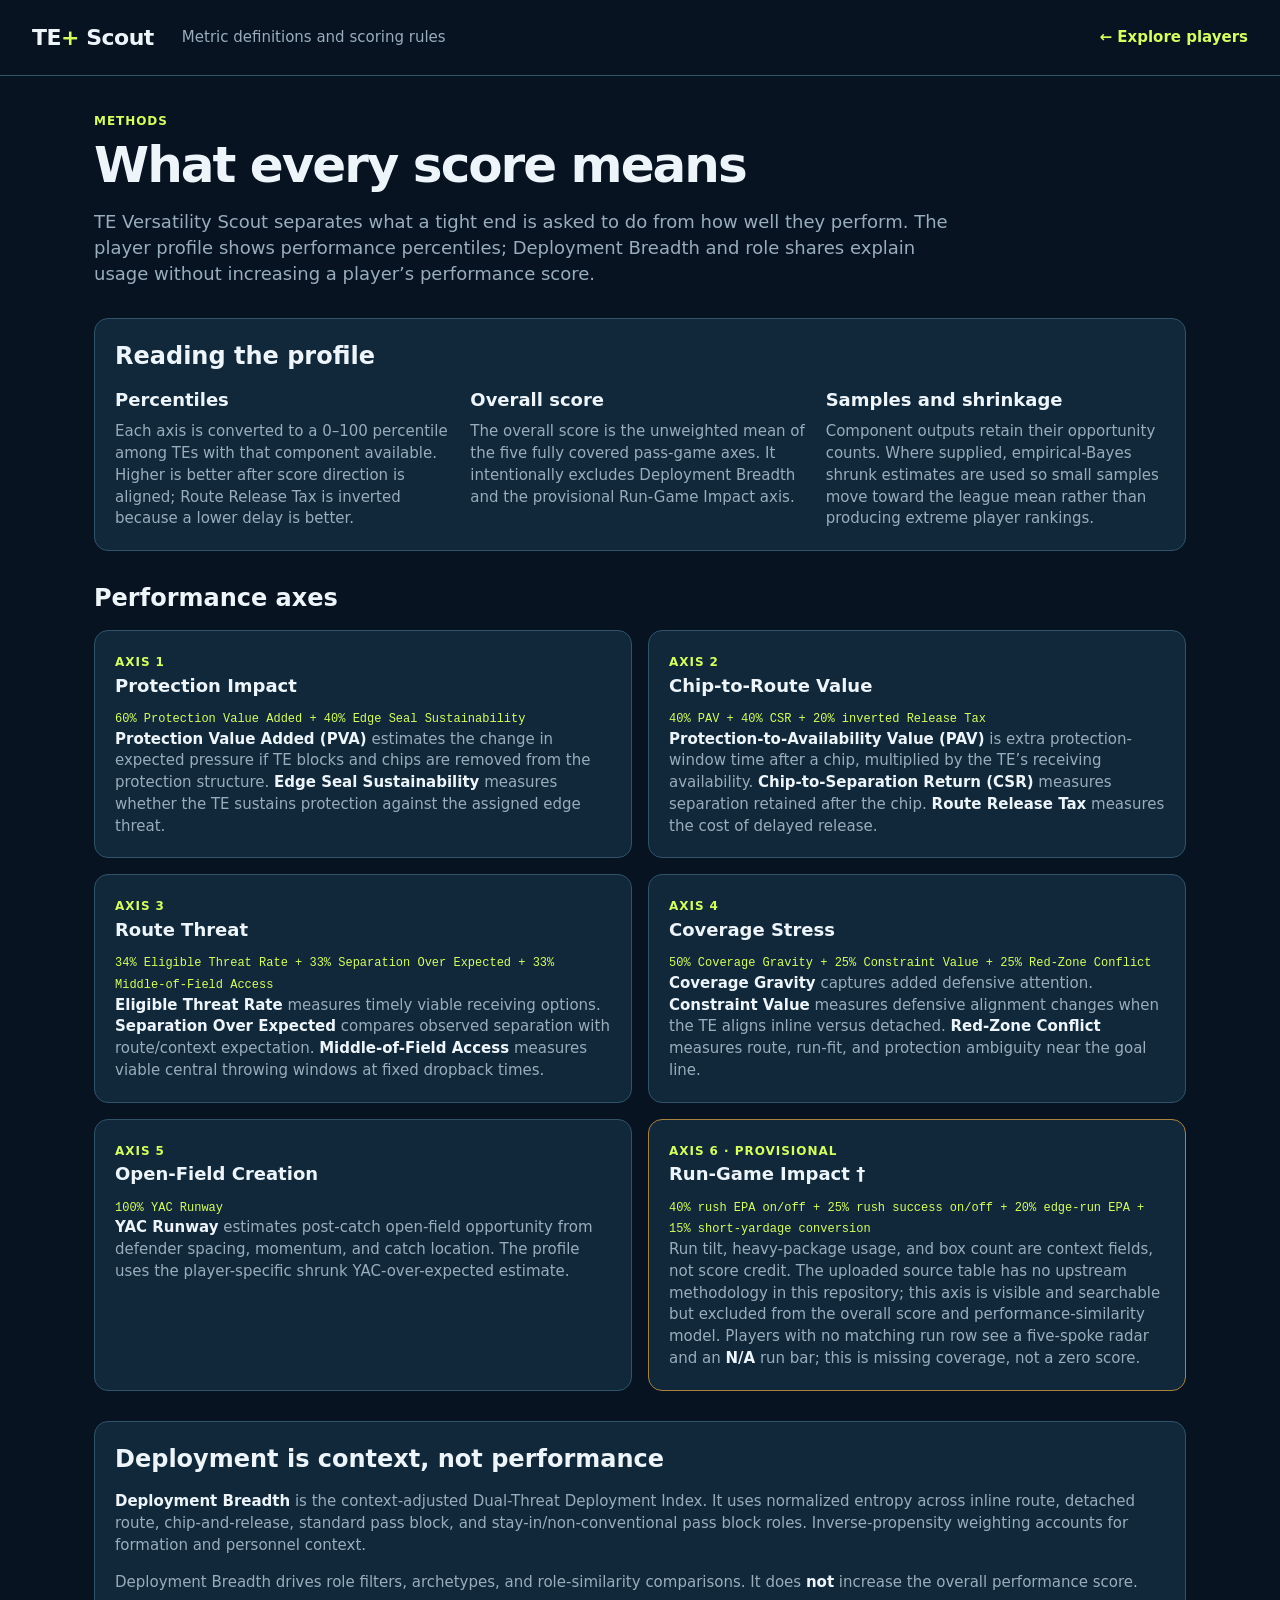
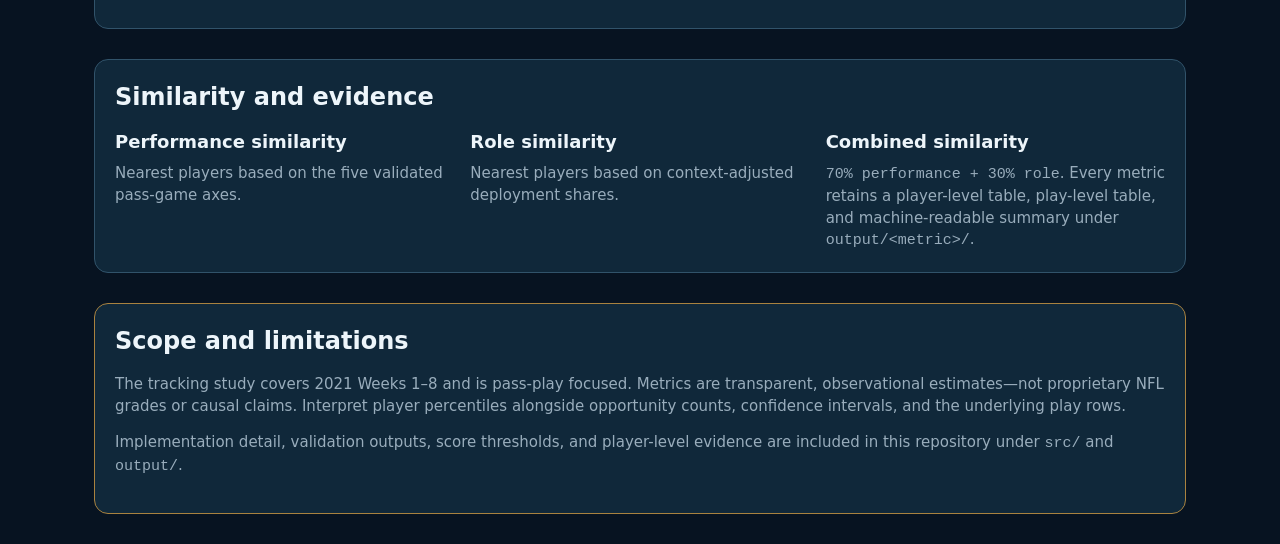
<file: web/methodology.html>
<!doctype html>
<html lang="en">
  <head>
    <meta charset="utf-8">
    <meta name="viewport" content="width=device-width, initial-scale=1">
    <title>Methodology · TE Versatility Scout</title>
    <link rel="stylesheet" href="styles.css">
  </head>
  <body>
    <header>
      <a class="brand" href="index.html">TE<span>+</span> Scout</a>
      <p>Metric definitions and scoring rules</p>
      <a class="methodology" href="index.html">← Explore players</a>
    </header>
    <main class="methodology-page">
      <span class="eyebrow">METHODS</span>
      <h1>What every score means</h1>
      <p class="lead">TE Versatility Scout separates what a tight end is asked to do from how well they perform. The player profile shows performance percentiles; Deployment Breadth and role shares explain usage without increasing a player’s performance score.</p>

      <section class="panel">
        <h2>Reading the profile</h2>
        <div class="method-grid">
          <div><h3>Percentiles</h3><p>Each axis is converted to a 0–100 percentile among TEs with that component available. Higher is better after score direction is aligned; Route Release Tax is inverted because a lower delay is better.</p></div>
          <div><h3>Overall score</h3><p>The overall score is the unweighted mean of the five fully covered pass-game axes. It intentionally excludes Deployment Breadth and the provisional Run-Game Impact axis.</p></div>
          <div><h3>Samples and shrinkage</h3><p>Component outputs retain their opportunity counts. Where supplied, empirical-Bayes shrunk estimates are used so small samples move toward the league mean rather than producing extreme player rankings.</p></div>
        </div>
      </section>

      <section>
        <h2>Performance axes</h2>
        <div class="metric-cards">
          <article class="panel metric-card">
            <span class="eyebrow">AXIS 1</span><h3>Protection Impact</h3>
            <p><code>60% Protection Value Added + 40% Edge Seal Sustainability</code></p>
            <p><b>Protection Value Added (PVA)</b> estimates the change in expected pressure if TE blocks and chips are removed from the protection structure. <b>Edge Seal Sustainability</b> measures whether the TE sustains protection against the assigned edge threat.</p>
          </article>
          <article class="panel metric-card">
            <span class="eyebrow">AXIS 2</span><h3>Chip-to-Route Value</h3>
            <p><code>40% PAV + 40% CSR + 20% inverted Release Tax</code></p>
            <p><b>Protection-to-Availability Value (PAV)</b> is extra protection-window time after a chip, multiplied by the TE’s receiving availability. <b>Chip-to-Separation Return (CSR)</b> measures separation retained after the chip. <b>Route Release Tax</b> measures the cost of delayed release.</p>
          </article>
          <article class="panel metric-card">
            <span class="eyebrow">AXIS 3</span><h3>Route Threat</h3>
            <p><code>34% Eligible Threat Rate + 33% Separation Over Expected + 33% Middle-of-Field Access</code></p>
            <p><b>Eligible Threat Rate</b> measures timely viable receiving options. <b>Separation Over Expected</b> compares observed separation with route/context expectation. <b>Middle-of-Field Access</b> measures viable central throwing windows at fixed dropback times.</p>
          </article>
          <article class="panel metric-card">
            <span class="eyebrow">AXIS 4</span><h3>Coverage Stress</h3>
            <p><code>50% Coverage Gravity + 25% Constraint Value + 25% Red-Zone Conflict</code></p>
            <p><b>Coverage Gravity</b> captures added defensive attention. <b>Constraint Value</b> measures defensive alignment changes when the TE aligns inline versus detached. <b>Red-Zone Conflict</b> measures route, run-fit, and protection ambiguity near the goal line.</p>
          </article>
          <article class="panel metric-card">
            <span class="eyebrow">AXIS 5</span><h3>Open-Field Creation</h3>
            <p><code>100% YAC Runway</code></p>
            <p><b>YAC Runway</b> estimates post-catch open-field opportunity from defender spacing, momentum, and catch location. The profile uses the player-specific shrunk YAC-over-expected estimate.</p>
          </article>
          <article class="panel metric-card provisional-card">
            <span class="eyebrow">AXIS 6 · PROVISIONAL</span><h3>Run-Game Impact †</h3>
            <p><code>40% rush EPA on/off + 25% rush success on/off + 20% edge-run EPA + 15% short-yardage conversion</code></p>
            <p>Run tilt, heavy-package usage, and box count are context fields, not score credit. The uploaded source table has no upstream methodology in this repository; this axis is visible and searchable but excluded from the overall score and performance-similarity model. Players with no matching run row see a five-spoke radar and an <b>N/A</b> run bar; this is missing coverage, not a zero score.</p>
          </article>
        </div>
      </section>

      <section class="panel">
        <h2>Deployment is context, not performance</h2>
        <p><b>Deployment Breadth</b> is the context-adjusted Dual-Threat Deployment Index. It uses normalized entropy across inline route, detached route, chip-and-release, standard pass block, and stay-in/non-conventional pass block roles. Inverse-propensity weighting accounts for formation and personnel context.</p>
        <p>Deployment Breadth drives role filters, archetypes, and role-similarity comparisons. It does <b>not</b> increase the overall performance score.</p>
      </section>

      <section class="panel">
        <h2>Similarity and evidence</h2>
        <div class="method-grid">
          <div><h3>Performance similarity</h3><p>Nearest players based on the five validated pass-game axes.</p></div>
          <div><h3>Role similarity</h3><p>Nearest players based on context-adjusted deployment shares.</p></div>
          <div><h3>Combined similarity</h3><p><code>70% performance + 30% role</code>. Every metric retains a player-level table, play-level table, and machine-readable summary under <code>output/&lt;metric&gt;/</code>.</p></div>
        </div>
      </section>

      <section class="panel caveat">
        <h2>Scope and limitations</h2>
        <p>The tracking study covers 2021 Weeks 1–8 and is pass-play focused. Metrics are transparent, observational estimates—not proprietary NFL grades or causal claims. Interpret player percentiles alongside opportunity counts, confidence intervals, and the underlying play rows.</p>
        <p>Implementation detail, validation outputs, score thresholds, and player-level evidence are included in this repository under <code>src/</code> and <code>output/</code>.</p>
      </section>
    </main>
  </body>
</html>
</file>
<file: web/styles.css>
:root {
  --bg: #071321;
  --surface: #10283a;
  --surface-light: #163449;
  --line: #31536a;
  --text: #edf5fa;
  --muted: #99adbc;
  --accent: #d5ff5a;
  --blue: #6ca8ff;
  --good: #74d59a;
}

* { box-sizing: border-box; }
body { margin: 0; background: var(--bg); color: var(--text); font: 15px/1.45 Inter, ui-sans-serif, system-ui, sans-serif; }
header { height: 76px; border-bottom: 1px solid var(--line); display: flex; align-items: center; gap: 28px; padding: 0 max(32px, calc((100vw - 1440px) / 2)); }
.brand { color: var(--text); font-size: 22px; font-weight: 800; text-decoration: none; letter-spacing: -.5px; }
.brand span { color: var(--accent); }
header p { color: var(--muted); margin: 0; flex: 1; }
.methodology { color: var(--accent); font-weight: 700; text-decoration: none; }
main { max-width: 1440px; margin: auto; padding: 34px; }
.intro { background: linear-gradient(110deg, #17364a, #102330); border: 1px solid var(--line); border-radius: 18px; padding: 34px; display: flex; justify-content: space-between; gap: 24px; }
.eyebrow { color: var(--accent); font-size: 12px; font-weight: 800; letter-spacing: .08em; text-transform: uppercase; }
h1 { margin: 7px 0; font-size: clamp(30px, 4vw, 50px); line-height: 1.05; letter-spacing: -.04em; }
h2 { margin: 0 0 16px; font-size: 24px; } h3 { margin: 0 0 18px; font-size: 18px; }
.intro p, .caption { color: var(--muted); margin: 0; }
.intro .provisional-note { color: #f5cc6b; font-size: 12px; margin-top: 12px; max-width: 700px; }
.snapshot { display: grid; grid-template-columns: repeat(3, minmax(74px, 1fr)); align-content: center; gap: 4px 22px; }
.snapshot strong { color: var(--accent); font-size: 32px; } .snapshot span { color: var(--muted); font-size: 12px; text-transform: uppercase; }
.workspace { display: grid; grid-template-columns: 290px 1fr; gap: 24px; margin-top: 26px; }
.explorer, .panel { background: var(--surface); border: 1px solid var(--line); border-radius: 14px; padding: 20px; }
label { display: block; color: var(--muted); font-size: 12px; font-weight: 700; margin: 13px 0; text-transform: uppercase; letter-spacing: .04em; }
input, select { width: 100%; margin-top: 5px; padding: 10px; border: 1px solid var(--line); border-radius: 8px; color: var(--text); background: var(--bg); font: inherit; }
.player-list { border-top: 1px solid var(--line); margin: 18px -20px -20px; max-height: 660px; overflow-y: auto; }
.player { background: transparent; border: 0; border-bottom: 1px solid #244457; color: var(--text); cursor: pointer; display: block; padding: 14px 20px; text-align: left; width: 100%; }
.player:hover, .player.selected { background: var(--surface-light); }
.player strong { display: block; }.player small { color: var(--muted); }.player .mini-score { color: var(--accent); float: right; font-weight: 800; }
.profile-heading { display: flex; align-items: end; justify-content: space-between; margin: 5px 4px 24px; }
.profile-heading h2 { font-size: 42px; letter-spacing: -.04em; margin: 4px 0; }.profile-heading p { color: var(--muted); margin: 0; }
.profile-heading .profile-note { color: #f5cc6b; font-size: 12px; margin-top: 8px; max-width: 670px; }
.score { text-align: right; }.score span { color: var(--muted); display: block; font-size: 11px; font-weight: 800; }.score strong { color: var(--accent); font-size: 60px; line-height: .9; }.score small { color: var(--muted); font-size: 20px; }
.profile-grid { display: grid; grid-template-columns: 1fr 1fr; gap: 20px; margin-top: 20px; }
.radar-panel { min-height: 500px; }.radar-panel canvas { display: block; height: auto; max-width: 100%; width: 100%; }
.caption { font-size: 12px; text-align: center; }
.axis-row, .role-row { display: grid; grid-template-columns: 160px 1fr 42px; gap: 10px; align-items: center; margin: 16px 0; }
.axis-row span, .role-row span { font-weight: 700; }.bar { background: #27465a; border-radius: 99px; height: 11px; overflow: hidden; }.bar i { background: linear-gradient(90deg, var(--blue), var(--accent)); border-radius: inherit; display: block; height: 100%; }
.role-row i { background: var(--good); }.value { color: var(--accent); font-weight: 800; text-align: right; }
.panel-title-row { align-items: center; display: flex; justify-content: space-between; gap: 16px; }.panel-title-row select { width: auto; margin: 0; }
.similar { border-bottom: 1px solid #244457; cursor: pointer; display: grid; grid-template-columns: 1fr auto; gap: 8px; padding: 13px 0; }.similar:hover { color: var(--accent); }.similar small { color: var(--muted); }.similar strong { color: var(--accent); }
.empty-state { background: var(--surface); border: 1px dashed var(--line); border-radius: 14px; color: var(--muted); padding: 60px 20px; text-align: center; }
.methodology-page { max-width: 1160px; }.methodology-page > h1 { margin-bottom: 14px; }.lead { color: var(--muted); font-size: 18px; max-width: 880px; }.methodology-page section { margin-top: 30px; }.methodology-page h2 { margin-bottom: 14px; }.methodology-page p { color: var(--muted); }.methodology-page b { color: var(--text); }.methodology-page a { color: var(--accent); }.method-grid, .metric-cards { display: grid; gap: 16px; grid-template-columns: repeat(3, 1fr); }.method-grid h3, .metric-card h3 { margin-bottom: 8px; }.method-grid p, .metric-card p { margin: 0; }.metric-cards { grid-template-columns: repeat(2, 1fr); }.metric-card code { color: var(--accent); font-size: 12px; }.provisional-card { border-color: #a9823f; }.caveat { border-color: #a9823f; }
@media (max-width: 900px) { .method-grid, .metric-cards { grid-template-columns: 1fr; } }
@media (max-width: 900px) { header { padding: 0 18px; } header p { display: none; } main { padding: 18px; }.intro, .workspace, .profile-grid { grid-template-columns: 1fr; display: grid; }.snapshot { grid-template-columns: repeat(3, 1fr); }.player-list { max-height: 300px; }.axis-row, .role-row { grid-template-columns: 120px 1fr 38px; }.profile-heading h2 { font-size: 34px; } }
</file>
